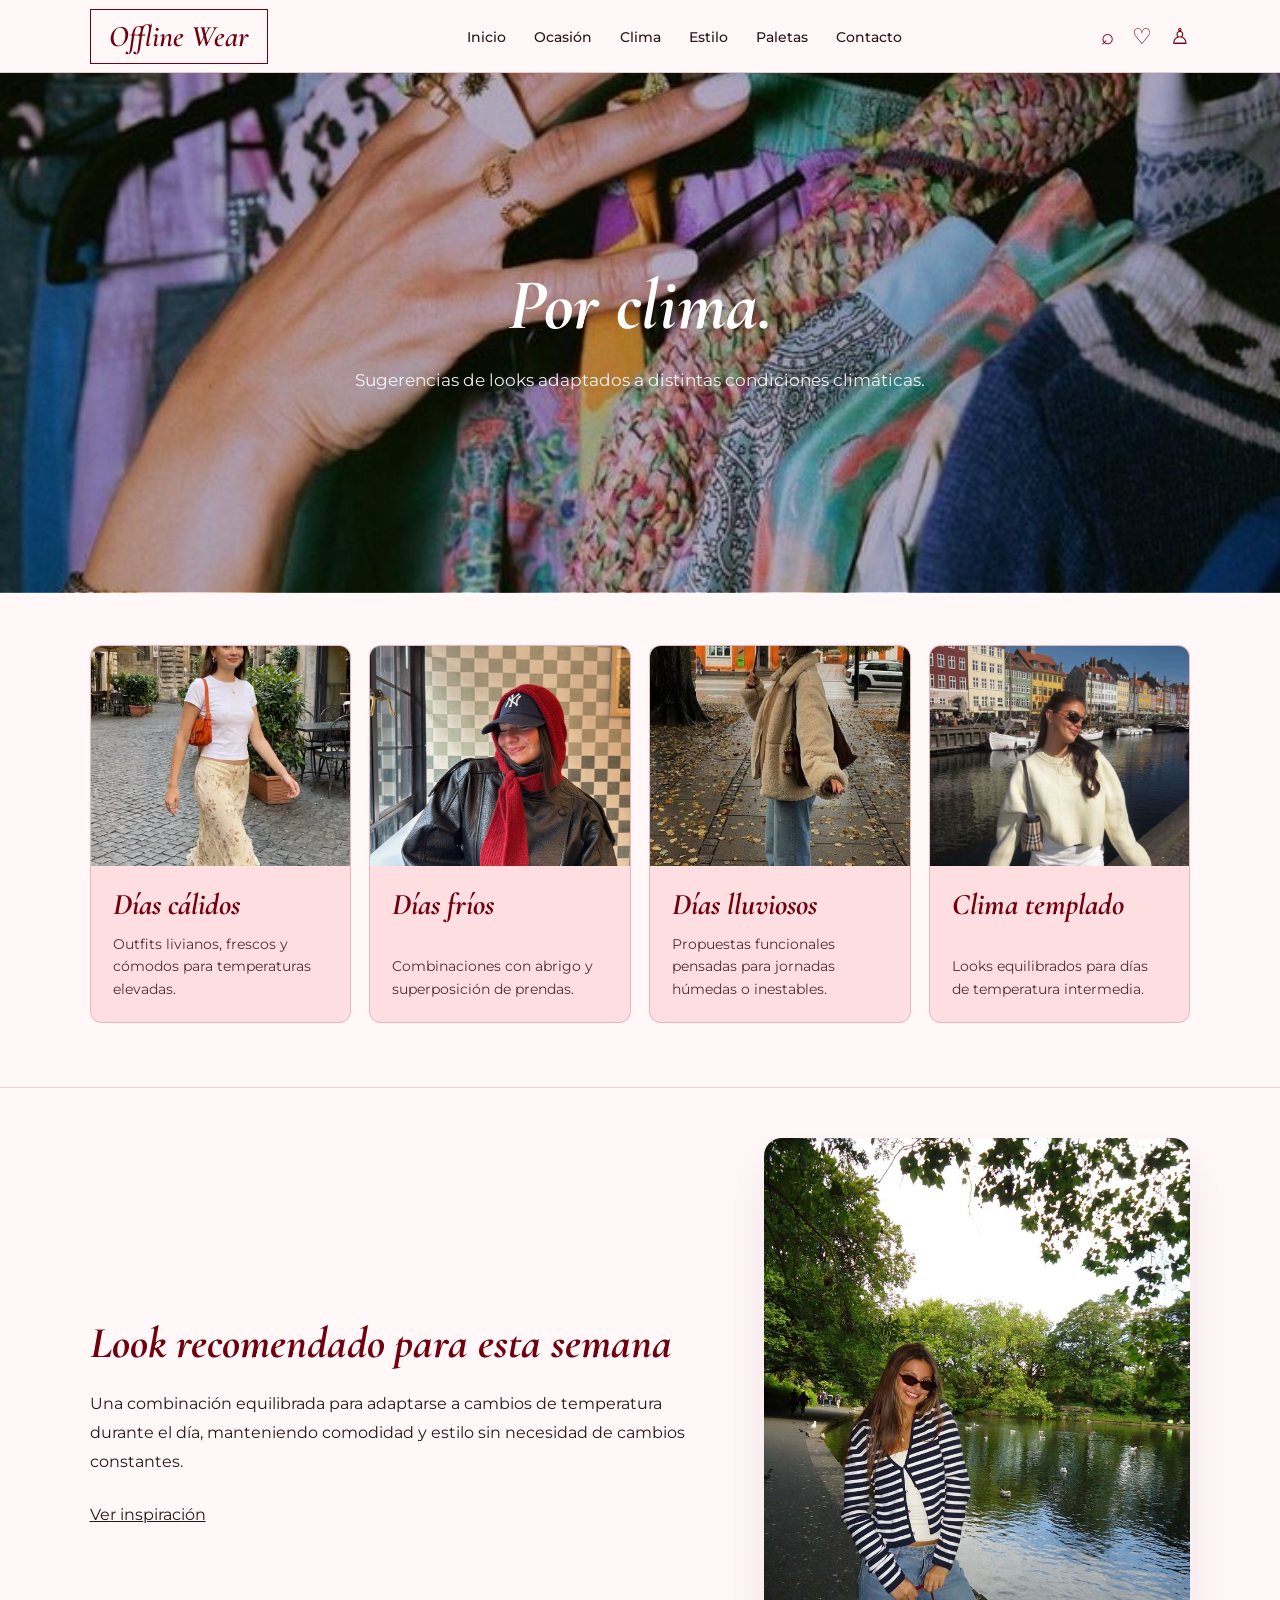
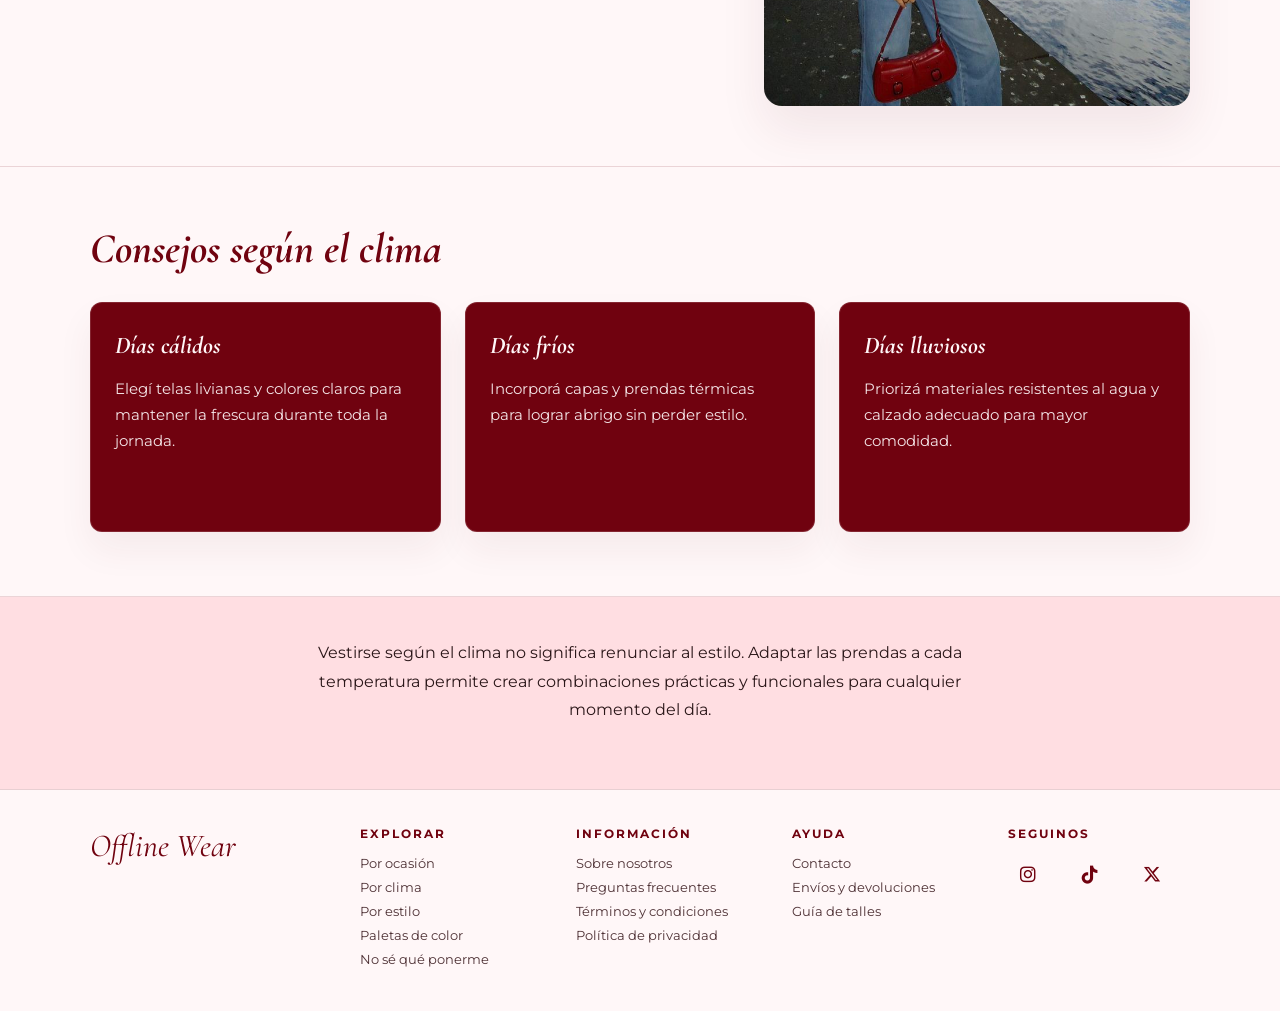
<file: pages/clima.html>
<!DOCTYPE html>
<html lang="es">
<head>
    <meta charset="UTF-8">
    <meta name="viewport" content="width=device-width, initial-scale=1.0">
    <title>Outfits por clima | Offline Wear</title>
    <link rel="stylesheet" href="https://cdnjs.cloudflare.com/ajax/libs/font-awesome/6.4.0/css/all.min.css">
    <link rel="stylesheet" href="../css/estilos-generales.css">
    <link rel="stylesheet" href="../css/clima.css">
</head>

<body>

    <header class="header">
        <div class="nav-principal">
            <div class="logo">Offline Wear</div>

            <nav>
                <ul>
                    <li><a href="../index.html">Inicio</a></li>
                    <li><a href="ocasion.html">Ocasión</a></li>
                    <li><a href="clima.html">Clima</a></li>
                    <li><a href="estilo.html">Estilo</a></li>
                    <li><a href="paletas.html">Paletas</a></li>
                    <li><a href="contacto.html">Contacto</a></li>
                </ul>
            </nav>

            <div class="iconos">
                <span>⌕</span>
                <span>♡</span>
                <span>♙</span>
            </div>
        </div>
    </header>

    <main>
        <section class="pagina-hero">
            <div class="hero-contenido">
                <h1>Por clima.</h1>
                <p>Sugerencias de looks adaptados a distintas condiciones climáticas.</p>
            </div>
        </section>

        <section class="tarjetas-clima">
            <article>
                <div class="card-imagen">
                    <img src="../imagenes/diascalidos.JPG" alt="Días cálidos">
                </div>
                <h2>Días cálidos</h2>
                <p>Outfits livianos, frescos y cómodos para temperaturas elevadas.</p>
            </article>

            <article>
                <div class="card-imagen">
                    <img src="../imagenes/diasfrios.JPG" alt="Días fríos">
                </div>
                <h2>Días fríos</h2>
                <p>Combinaciones con abrigo y superposición de prendas.</p>
            </article>

            <article>
                <div class="card-imagen">
                    <img src="../imagenes/dialluvioso.JPG" alt="Días lluviosos">
                </div>
                <h2>Días lluviosos</h2>
                <p>Propuestas funcionales pensadas para jornadas húmedas o inestables.</p>
            </article>

            <article>
                <div class="card-imagen">
                    <img src="../imagenes/climatemplado.JPG" alt="Clima templado">
                </div>
                <h2>Clima templado</h2>
                <p>Looks equilibrados para días de temperatura intermedia.</p>
            </article>
        </section>

        <section class="look-recomendado">
            <div class="recomendado-contenido">
                <div class="recomendado-texto">
                    <h2>Look recomendado para esta semana</h2>
                    <p>Una combinación equilibrada para adaptarse a cambios de temperatura durante el día, manteniendo comodidad y estilo sin necesidad de cambios constantes.</p>
                    <a href="#" class="boton">Ver inspiración</a>
                </div>
                <div class="recomendado-imagen">
                    <img src="../imagenes/lookdelasemana2.JPG" alt="Look recomendado para esta semana">
                </div>
            </div>
        </section>

        <section class="consejos-clima">
            <h2>Consejos según el clima</h2>
            <div class="grid-consejos-clima">
                <article>
                    <h3>Días cálidos</h3>
                    <p>Elegí telas livianas y colores claros para mantener la frescura durante toda la jornada.</p>
                </article>
                <article>
                    <h3>Días fríos</h3>
                    <p>Incorporá capas y prendas térmicas para lograr abrigo sin perder estilo.</p>
                </article>
                <article>
                    <h3>Días lluviosos</h3>
                    <p>Priorizá materiales resistentes al agua y calzado adecuado para mayor comodidad.</p>
                </article>
            </div>
        </section>

        <section class="frase-clima">
            <p>Vestirse según el clima no significa renunciar al estilo. Adaptar las prendas a cada temperatura permite crear combinaciones prácticas y funcionales para cualquier momento del día.</p>
        </section>
    </main>

    <footer class="footer-completo">
        <div class="footer-logo">Offline Wear</div>

        <div class="footer-columna">
            <h3>Explorar</h3>
            <a href="ocasion.html">Por ocasión</a>
            <a href="clima.html">Por clima</a>
            <a href="estilo.html">Por estilo</a>
            <a href="paletas.html">Paletas de color</a>
            <a href="no-se-que-ponerme.html">No sé qué ponerme</a>
        </div>

        <div class="footer-columna">
            <h3>Información</h3>
            <a href="../index.html#filosofia">Sobre nosotros</a>
            <a href="#">Preguntas frecuentes</a>
            <a href="#">Términos y condiciones</a>
            <a href="#">Política de privacidad</a>
        </div>

        <div class="footer-columna">
            <h3>Ayuda</h3>
            <a href="contacto.html">Contacto</a>
            <a href="#">Envíos y devoluciones</a>
            <a href="#">Guía de talles</a>
        </div>

        <div class="footer-columna">
            <h3>Seguinos</h3>
            <div class="footer-redes">
                <a href="#" title="Instagram" aria-label="Instagram">
                    <i class="fab fa-instagram"></i>
                </a>
                <a href="#" title="TikTok" aria-label="TikTok">
                    <i class="fab fa-tiktok"></i>
                </a>
                <a href="#" title="X (Twitter)" aria-label="X (Twitter)">
                    <i class="fab fa-x-twitter"></i>
                </a>
            </div>
        </div>
    </footer>

</body>
</html>
</file>
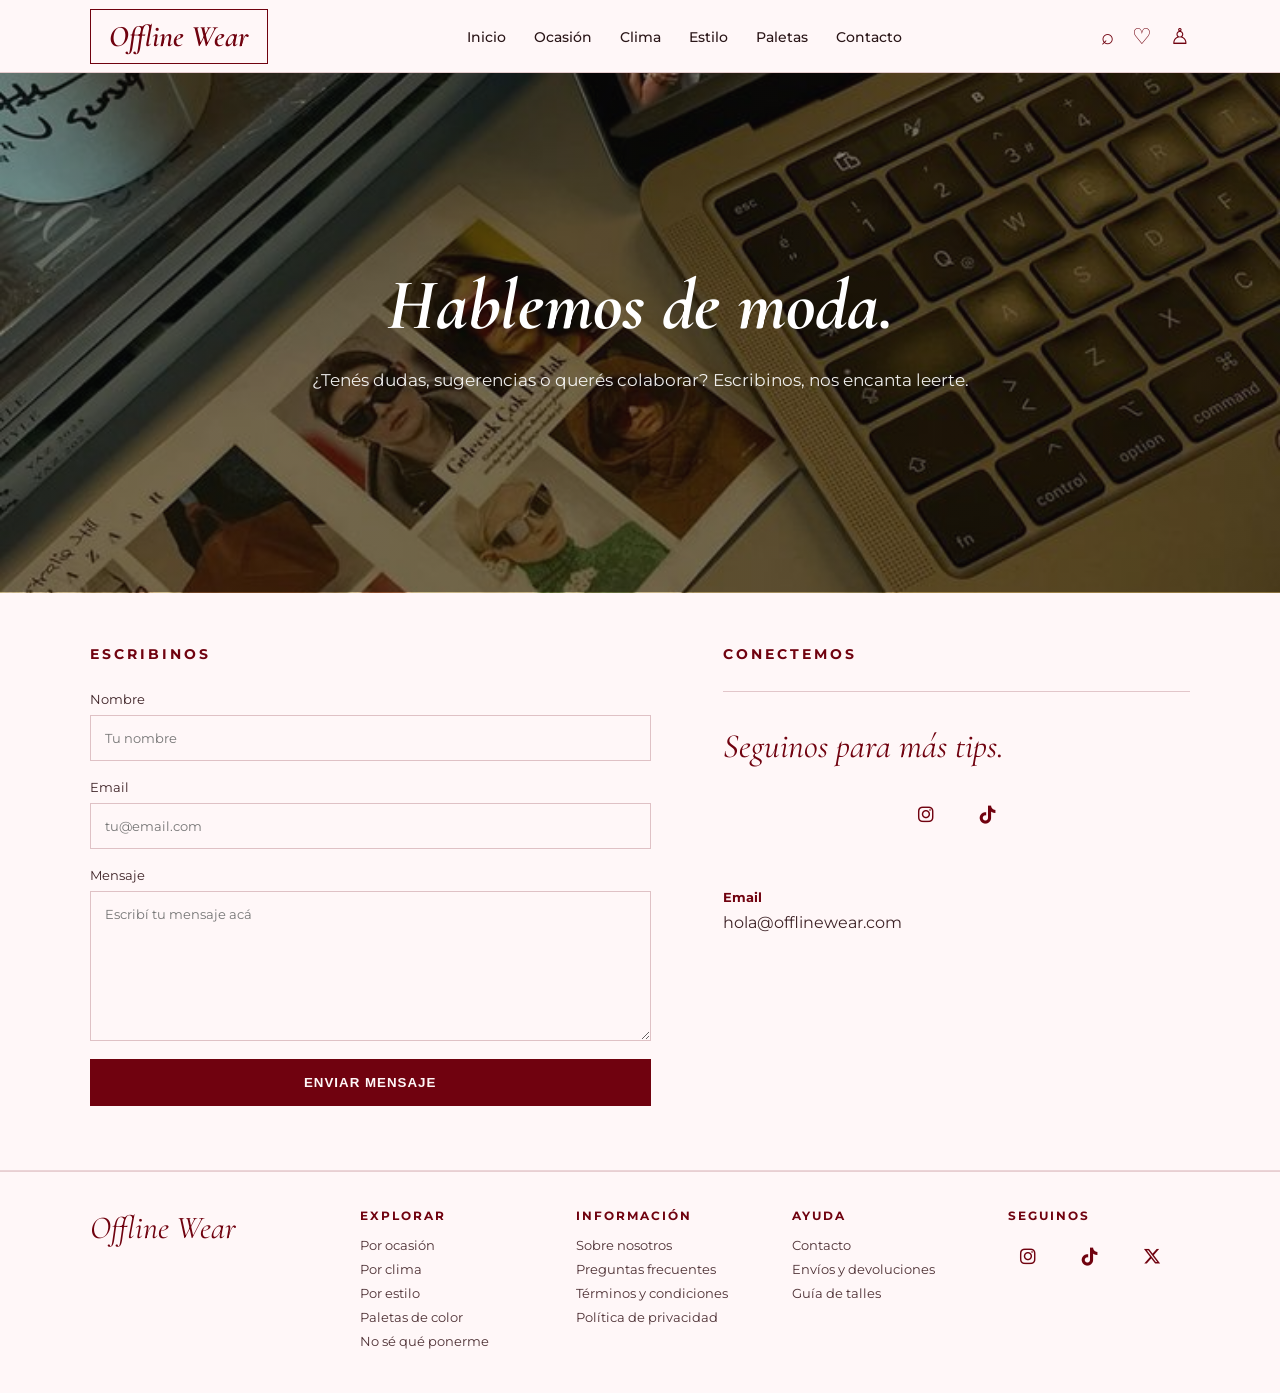
<file: pages/contacto.html>
<!DOCTYPE html>
<html lang="es">
<head>
    <meta charset="UTF-8">
    <meta name="viewport" content="width=device-width, initial-scale=1.0">
    <title>Contacto | Offline Wear</title>
    <link rel="stylesheet" href="https://cdnjs.cloudflare.com/ajax/libs/font-awesome/6.4.0/css/all.min.css">
    <link rel="stylesheet" href="../css/estilos-generales.css">
    <link rel="stylesheet" href="../css/contacto.css">
</head>

<body>

    <header class="header">
        <div class="nav-principal">
            <div class="logo">Offline Wear</div>

            <nav>
                <ul>
                    <li><a href="../index.html">Inicio</a></li>
                    <li><a href="ocasion.html">Ocasión</a></li>
                    <li><a href="clima.html">Clima</a></li>
                    <li><a href="estilo.html">Estilo</a></li>
                    <li><a href="paletas.html">Paletas</a></li>
                    <li><a href="contacto.html">Contacto</a></li>
                </ul>
            </nav>

            <div class="iconos">
                <span>⌕</span>
                <span>♡</span>
                <span>♙</span>
            </div>
        </div>
    </header>

    <main>
        <section class="pagina-hero">
            <div class="hero-contenido">
                <h1>Hablemos de moda.</h1>
                <p>¿Tenés dudas, sugerencias o querés colaborar? Escribinos, nos encanta leerte.</p>
            </div>
        </section>

        <section class="contacto-contenido">
            <div class="contacto-formulario">
                <h2>Escribinos</h2>

                <form>
                    <label for="nombre">Nombre</label>
                    <input type="text" id="nombre" name="nombre" placeholder="Tu nombre">

                    <label for="email">Email</label>
                    <input type="email" id="email" name="email" placeholder="tu@email.com">

                    <label for="mensaje">Mensaje</label>
                    <textarea id="mensaje" name="mensaje" placeholder="Escribí tu mensaje acá"></textarea>

                    <button type="submit">Enviar mensaje</button>
                </form>
            </div>

            <div class="contacto-info">
                <h2>Conectemos</h2>

                <div class="linea"></div>

                <p class="contacto-frase">Seguinos para más tips.</p>

                <div class="redes-contacto">
                    <a href="#" title="Instagram" aria-label="Instagram">
                        <i class="fab fa-instagram"></i>
                    </a>
                    <a href="#" title="TikTok" aria-label="TikTok">
                        <i class="fab fa-tiktok"></i>
                    </a>
                </div>

                <div class="email-contacto">
                    <h3>Email</h3>
                    <p>hola@offlinewear.com</p>
                </div>
            </div>
        </section>
    </main>

    <footer class="footer-completo">
        <div class="footer-logo">Offline Wear</div>

        <div class="footer-columna">
            <h3>Explorar</h3>
            <a href="ocasion.html">Por ocasión</a>
            <a href="clima.html">Por clima</a>
            <a href="estilo.html">Por estilo</a>
            <a href="paletas.html">Paletas de color</a>
            <a href="no-se-que-ponerme.html">No sé qué ponerme</a>
        </div>

        <div class="footer-columna">
            <h3>Información</h3>
            <a href="../index.html#filosofia">Sobre nosotros</a>
            <a href="#">Preguntas frecuentes</a>
            <a href="#">Términos y condiciones</a>
            <a href="#">Política de privacidad</a>
        </div>

        <div class="footer-columna">
            <h3>Ayuda</h3>
            <a href="contacto.html">Contacto</a>
            <a href="#">Envíos y devoluciones</a>
            <a href="#">Guía de talles</a>
        </div>

        <div class="footer-columna">
            <h3>Seguinos</h3>
            <div class="footer-redes">
                <a href="#" title="Instagram" aria-label="Instagram">
                    <i class="fab fa-instagram"></i>
                </a>
                <a href="#" title="TikTok" aria-label="TikTok">
                    <i class="fab fa-tiktok"></i>
                </a>
                <a href="#" title="X (Twitter)" aria-label="X (Twitter)">
                    <i class="fab fa-x-twitter"></i>
                </a>
            </div>
        </div>
            </div>
        </div>
    </footer>

</body>
</html>
</file>
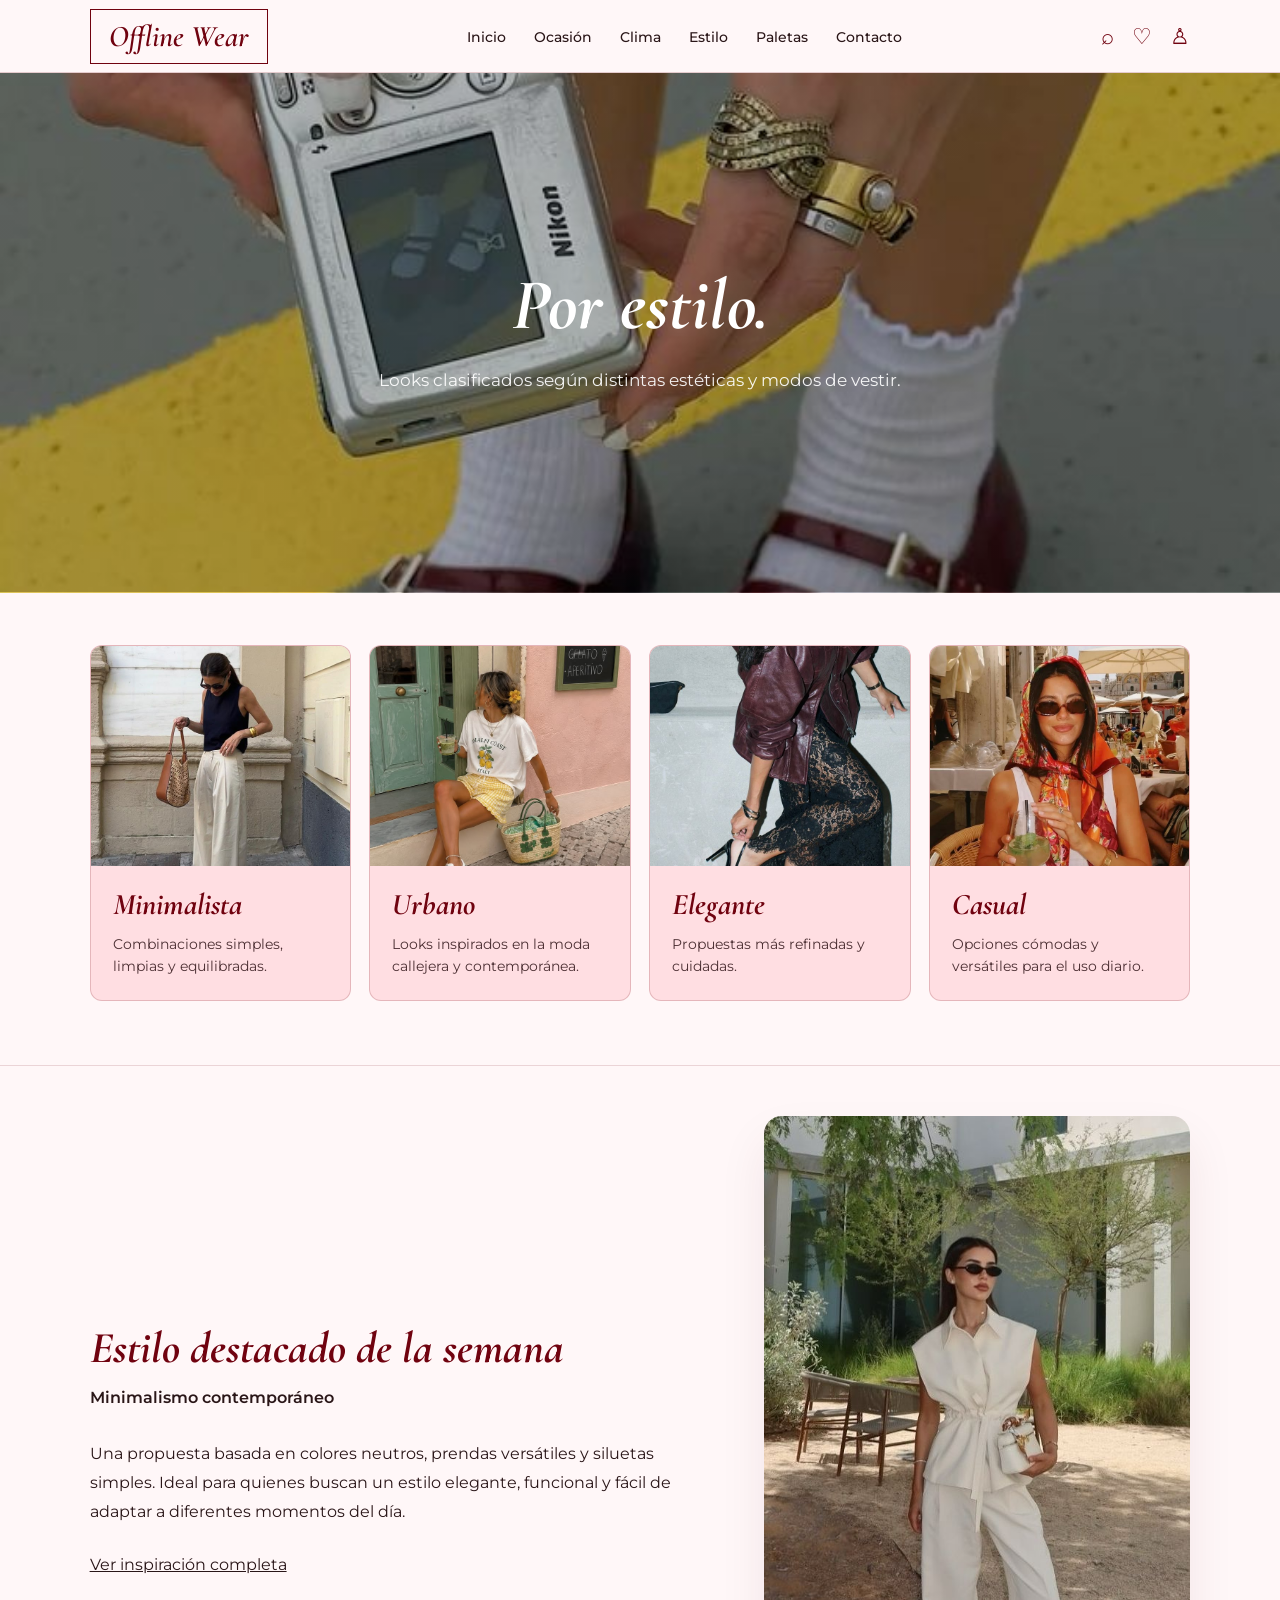
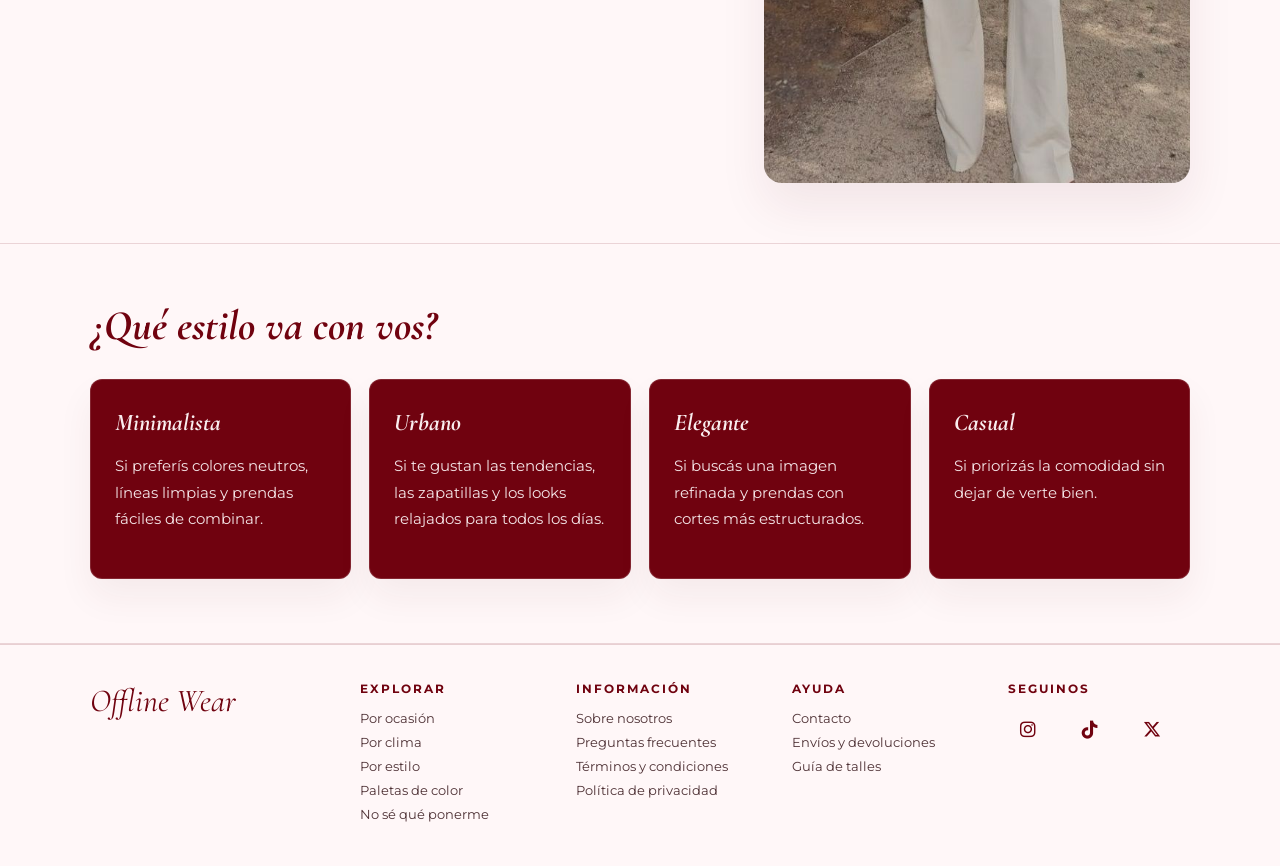
<file: pages/estilo.html>
<!DOCTYPE html>
<html lang="es">
<head>
    <meta charset="UTF-8">
    <meta name="viewport" content="width=device-width, initial-scale=1.0">
    <title>Outfits por estilo | Offline Wear</title>
    <link rel="stylesheet" href="https://cdnjs.cloudflare.com/ajax/libs/font-awesome/6.4.0/css/all.min.css">
    <link rel="stylesheet" href="../css/estilos-generales.css">
    <link rel="stylesheet" href="../css/estilo.css">
</head>

<body>

    <header class="header">
        <div class="nav-principal">
            <div class="logo">Offline Wear</div>

            <nav>
                <ul>
                    <li><a href="../index.html">Inicio</a></li>
                    <li><a href="ocasion.html">Ocasión</a></li>
                    <li><a href="clima.html">Clima</a></li>
                    <li><a href="estilo.html">Estilo</a></li>
                    <li><a href="paletas.html">Paletas</a></li>
                    <li><a href="contacto.html">Contacto</a></li>
                </ul>
            </nav>

            <div class="iconos">
                <span>⌕</span>
                <span>♡</span>
                <span>♙</span>
            </div>
        </div>
    </header>

    <main>
        <section class="pagina-hero">
            <div class="hero-contenido">
                <h1>Por estilo.</h1>
                <p>Looks clasificados según distintas estéticas y modos de vestir.</p>
            </div>
        </section>

        <section class="tarjetas-estilo">
            <article>
                <div class="card-imagen">
                    <img src="../imagenes/minimalista2.JPG" alt="Minimalista">
                </div>
                <h2>Minimalista</h2>
                <p>Combinaciones simples, limpias y equilibradas.</p>
            </article>

            <article>
                <div class="card-imagen">
                    <img src="../imagenes/urbano.JPG" alt="Urbano">
                </div>
                <h2>Urbano</h2>
                <p>Looks inspirados en la moda callejera y contemporánea.</p>
            </article>

            <article>
                <div class="card-imagen">
                    <img src="../imagenes/elegante.JPG" alt="Elegante">
                </div>
                <h2>Elegante</h2>
                <p>Propuestas más refinadas y cuidadas.</p>
            </article>

            <article>
                <div class="card-imagen">
                    <img src="../imagenes/casual2.JPG" alt="Casual">
                </div>
                <h2>Casual</h2>
                <p>Opciones cómodas y versátiles para el uso diario.</p>
            </article>
        </section>

        <section class="destacado-estilo">
            <div class="destacado-contenido">
                <div class="destacado-texto">
                    <h2>Estilo destacado de la semana</h2>
                    <p class="subtitulo-destacado">Minimalismo contemporáneo</p>
                    <p>Una propuesta basada en colores neutros, prendas versátiles y siluetas simples. Ideal para quienes buscan un estilo elegante, funcional y fácil de adaptar a diferentes momentos del día.</p>
                    <a href="#" class="boton">Ver inspiración completa</a>
                </div>
                <div class="destacado-imagen">
                    <img src="../imagenes/estilodestacado.JPG" alt="Estilo destacado de la semana">
                </div>
            </div>
        </section>

        <section class="que-estilo">
            <h2>¿Qué estilo va con vos?</h2>
            <div class="grid-que-estilo">
                <article>
                    <h3>Minimalista</h3>
                    <p>Si preferís colores neutros, líneas limpias y prendas fáciles de combinar.</p>
                </article>
                <article>
                    <h3>Urbano</h3>
                    <p>Si te gustan las tendencias, las zapatillas y los looks relajados para todos los días.</p>
                </article>
                <article>
                    <h3>Elegante</h3>
                    <p>Si buscás una imagen refinada y prendas con cortes más estructurados.</p>
                </article>
                <article>
                    <h3>Casual</h3>
                    <p>Si priorizás la comodidad sin dejar de verte bien.</p>
                </article>
            </div>
        </section>
    </main>

    <footer class="footer-completo">
        <div class="footer-logo">Offline Wear</div>

        <div class="footer-columna">
            <h3>Explorar</h3>
            <a href="ocasion.html">Por ocasión</a>
            <a href="clima.html">Por clima</a>
            <a href="estilo.html">Por estilo</a>
            <a href="paletas.html">Paletas de color</a>
            <a href="no-se-que-ponerme.html">No sé qué ponerme</a>
        </div>

        <div class="footer-columna">
            <h3>Información</h3>
            <a href="../index.html#filosofia">Sobre nosotros</a>
            <a href="#">Preguntas frecuentes</a>
            <a href="#">Términos y condiciones</a>
            <a href="#">Política de privacidad</a>
        </div>

        <div class="footer-columna">
            <h3>Ayuda</h3>
            <a href="contacto.html">Contacto</a>
            <a href="#">Envíos y devoluciones</a>
            <a href="#">Guía de talles</a>
        </div>

        <div class="footer-columna">
            <h3>Seguinos</h3>
            <div class="footer-redes">
                <a href="#" title="Instagram" aria-label="Instagram">
                    <i class="fab fa-instagram"></i>
                </a>
                <a href="#" title="TikTok" aria-label="TikTok">
                    <i class="fab fa-tiktok"></i>
                </a>
                <a href="#" title="X (Twitter)" aria-label="X (Twitter)">
                    <i class="fab fa-x-twitter"></i>
                </a>
            </div>
        </div>
            </div>
        </div>
    </footer>

</body>
</html>
</file>
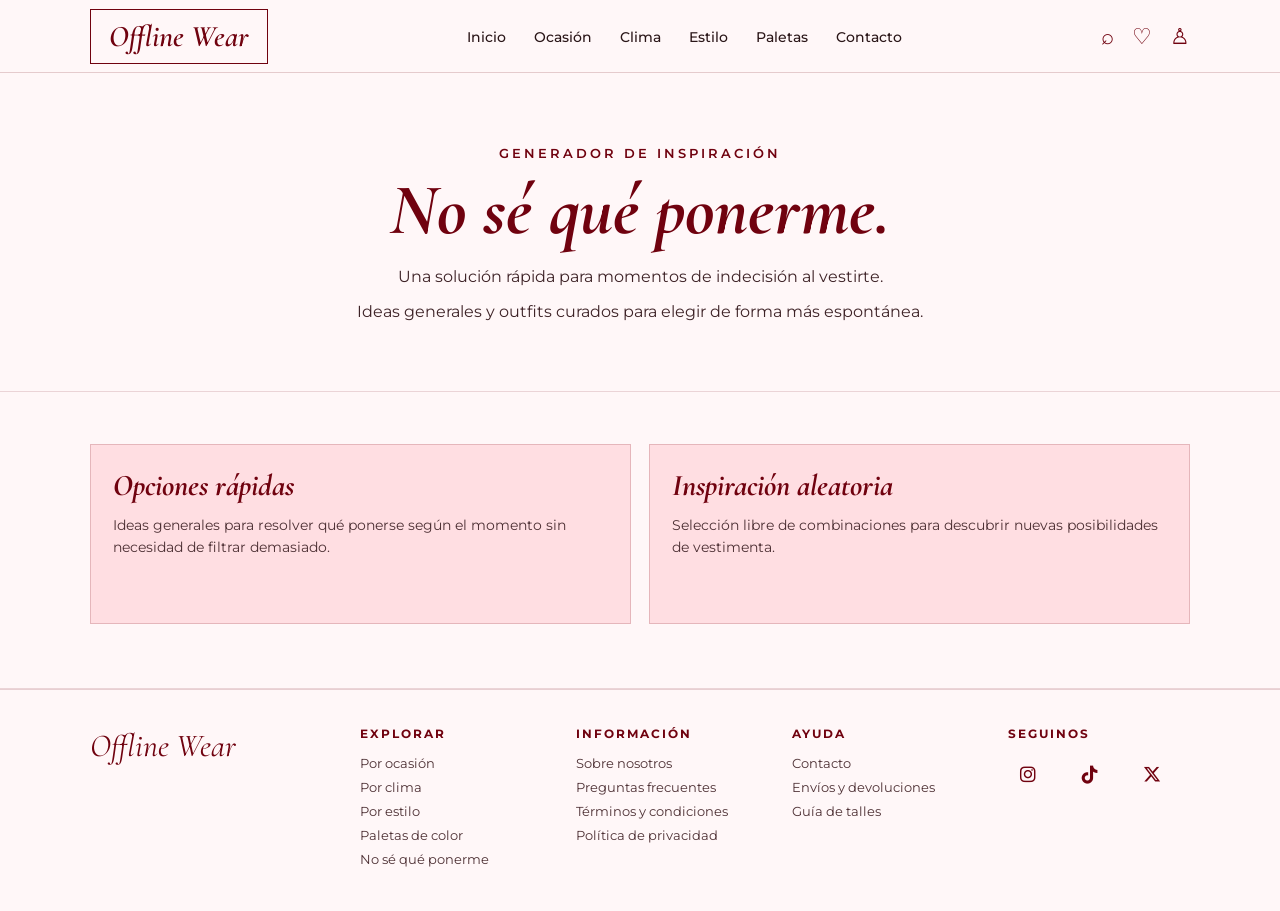
<file: pages/no-se-que-ponerme.html>
<!DOCTYPE html>
<html lang="es">
<head>
    <meta charset="UTF-8">
    <meta name="viewport" content="width=device-width, initial-scale=1.0">
    <title>No sé qué ponerme | Offline Wear</title>
    <link rel="stylesheet" href="https://cdnjs.cloudflare.com/ajax/libs/font-awesome/6.4.0/css/all.min.css">
    <link rel="stylesheet" href="../css/estilos-generales.css">
    <link rel="stylesheet" href="../css/no-se-que-ponerme.css">
</head>

<body>

    <header class="header">
        <div class="nav-principal">
            <div class="logo">Offline Wear</div>

            <nav>
                <ul>
                    <li><a href="../index.html">Inicio</a></li>
                    <li><a href="ocasion.html">Ocasión</a></li>
                    <li><a href="clima.html">Clima</a></li>
                    <li><a href="estilo.html">Estilo</a></li>
                    <li><a href="paletas.html">Paletas</a></li>
                    <li><a href="contacto.html">Contacto</a></li>
                </ul>
            </nav>

            <div class="iconos">
                <span>⌕</span>
                <span>♡</span>
                <span>♙</span>
            </div>
        </div>
    </header>

    <main>
        <section class="pagina-hero">
            <p class="subtitulo">Generador de inspiración</p>
            <h1>No sé qué ponerme.</h1>
            <p>Una solución rápida para momentos de indecisión al vestirte.</p>
            <p>Ideas generales y outfits curados para elegir de forma más espontánea.</p>
        </section>

        <section class="tarjetas-generador">
            <article>
                <h2>Opciones rápidas</h2>
                <p>Ideas generales para resolver qué ponerse según el momento sin necesidad de filtrar demasiado.</p>
            </article>

            <article>
                <h2>Inspiración aleatoria</h2>
                <p>Selección libre de combinaciones para descubrir nuevas posibilidades de vestimenta.</p>
            </article>
        </section>
    </main>

    <footer class="footer-completo">
        <div class="footer-logo">Offline Wear</div>

        <div class="footer-columna">
            <h3>Explorar</h3>
            <a href="ocasion.html">Por ocasión</a>
            <a href="clima.html">Por clima</a>
            <a href="estilo.html">Por estilo</a>
            <a href="paletas.html">Paletas de color</a>
            <a href="no-se-que-ponerme.html">No sé qué ponerme</a>
        </div>

        <div class="footer-columna">
            <h3>Información</h3>
            <a href="../index.html#filosofia">Sobre nosotros</a>
            <a href="#">Preguntas frecuentes</a>
            <a href="#">Términos y condiciones</a>
            <a href="#">Política de privacidad</a>
        </div>

        <div class="footer-columna">
            <h3>Ayuda</h3>
            <a href="contacto.html">Contacto</a>
            <a href="#">Envíos y devoluciones</a>
            <a href="#">Guía de talles</a>
        </div>

        <div class="footer-columna">
            <h3>Seguinos</h3>
            <div class="footer-redes">
                <a href="#" title="Instagram" aria-label="Instagram">
                    <i class="fab fa-instagram"></i>
                </a>
                <a href="#" title="TikTok" aria-label="TikTok">
                    <i class="fab fa-tiktok"></i>
                </a>
                <a href="#" title="X (Twitter)" aria-label="X (Twitter)">
                    <i class="fab fa-x-twitter"></i>
                </a>
            </div>
        </div>
            </div>
        </div>
    </footer>

</body>
</html>
</file>
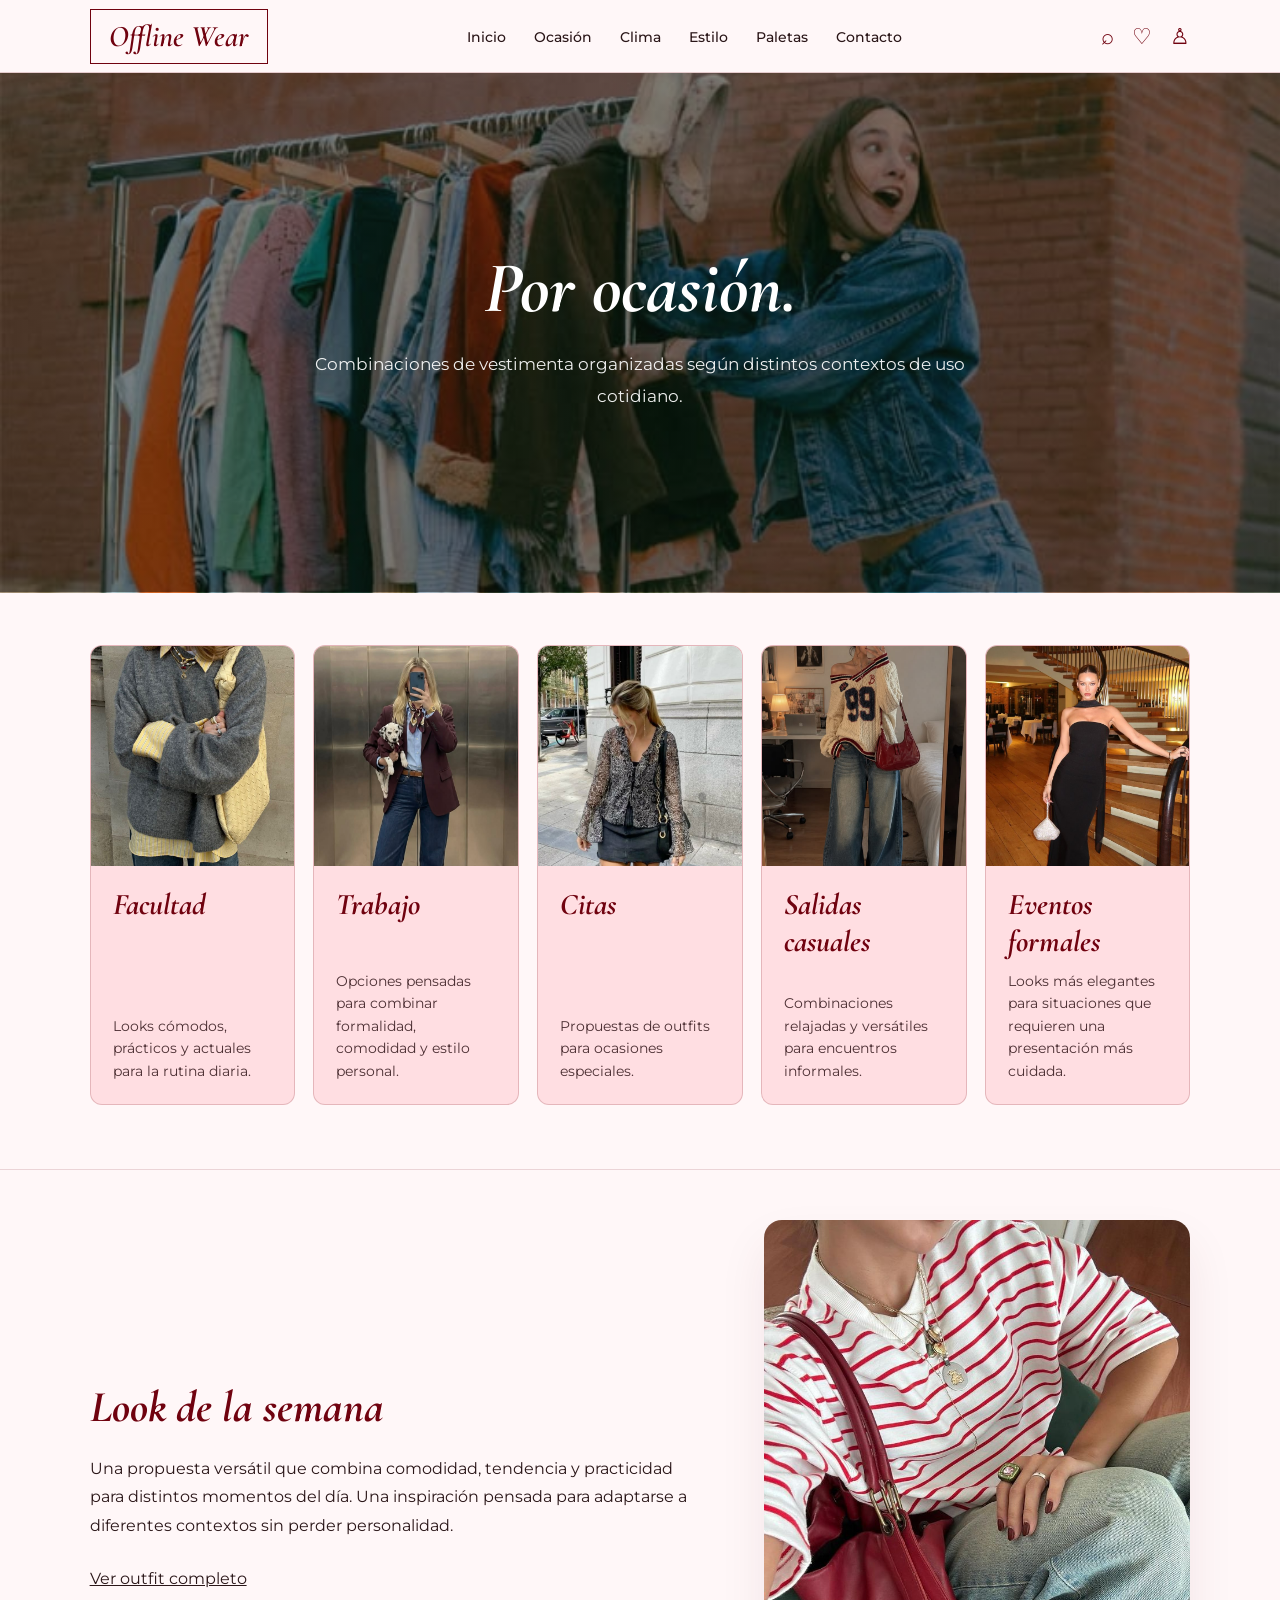
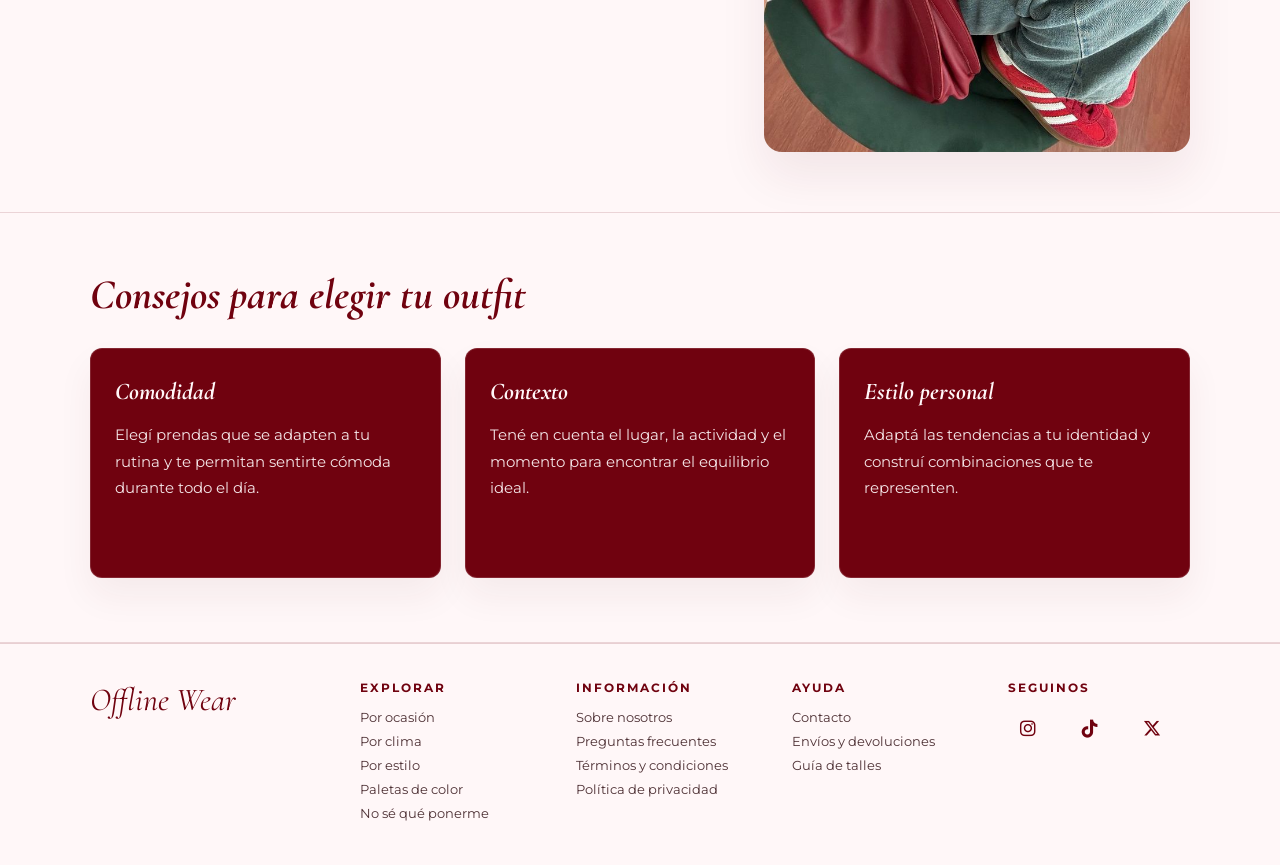
<file: pages/ocasion.html>
<!DOCTYPE html>
<html lang="es">
<head>
    <meta charset="UTF-8">
    <meta name="viewport" content="width=device-width, initial-scale=1.0">
    <title>Outfits por ocasión | Offline Wear</title>
    <link rel="stylesheet" href="https://cdnjs.cloudflare.com/ajax/libs/font-awesome/6.4.0/css/all.min.css">
    <link rel="stylesheet" href="../css/estilos-generales.css">
    <link rel="stylesheet" href="../css/ocasion.css">
</head>

<body>

    <header class="header">
        <div class="nav-principal">
            <div class="logo">Offline Wear</div>

            <nav>
                <ul>
                    <li><a href="../index.html">Inicio</a></li>
                    <li><a href="ocasion.html">Ocasión</a></li>
                    <li><a href="clima.html">Clima</a></li>
                    <li><a href="estilo.html">Estilo</a></li>
                    <li><a href="paletas.html">Paletas</a></li>
                    <li><a href="contacto.html">Contacto</a></li>
                </ul>
            </nav>

            <div class="iconos">
                <span>⌕</span>
                <span>♡</span>
                <span>♙</span>
            </div>
        </div>
    </header>

    <main>
        <section class="pagina-hero">
            <div class="hero-contenido">
                <h1>Por ocasión.</h1>
                <p>Combinaciones de vestimenta organizadas según distintos contextos de uso cotidiano.</p>
            </div>
        </section>

        <section class="tarjetas-ocasion">
            <article>
                <div class="card-imagen">
                    <img src="../imagenes/facultad.JPG" alt="Facultad">
                </div>
                <h2>Facultad</h2>
                <p>Looks cómodos, prácticos y actuales para la rutina diaria.</p>
            </article>

            <article>
                <div class="card-imagen">
                    <img src="../imagenes/trabajo.JPG" alt="Trabajo">
                </div>
                <h2>Trabajo</h2>
                <p>Opciones pensadas para combinar formalidad, comodidad y estilo personal.</p>
            </article>

            <article>
                <div class="card-imagen">
                    <img src="../imagenes/citas.JPG" alt="Citas">
                </div>
                <h2>Citas</h2>
                <p>Propuestas de outfits para ocasiones especiales.</p>
            </article>

            <article>
                <div class="card-imagen">
                    <img src="../imagenes/salidascasuales.JPG" alt="Salidas casuales">
                </div>
                <h2>Salidas casuales</h2>
                <p>Combinaciones relajadas y versátiles para encuentros informales.</p>
            </article>

            <article>
                <div class="card-imagen">
                    <img src="../imagenes/eventosformales.JPG" alt="Eventos formales">
                </div>
                <h2>Eventos formales</h2>
                <p>Looks más elegantes para situaciones que requieren una presentación más cuidada.</p>
            </article>
        </section>

        <section class="inspiracion-destacada">
            <div class="inspiracion-contenido">
                <div class="destacada-texto">
                    <h2>Look de la semana</h2>
                    <p>Una propuesta versátil que combina comodidad, tendencia y practicidad para distintos momentos del día. Una inspiración pensada para adaptarse a diferentes contextos sin perder personalidad.</p>
                    <a href="#" class="boton">Ver outfit completo</a>
                </div>
                <div class="destacada-imagen">
                    <img src="../imagenes/lookdelasemana.JPG" alt="Look de la semana">
                </div>
            </div>
        </section>

        <section class="consejos-outfit">
            <h2>Consejos para elegir tu outfit</h2>
            <div class="grid-consejos">
                <article>
                    <h3>Comodidad</h3>
                    <p>Elegí prendas que se adapten a tu rutina y te permitan sentirte cómoda durante todo el día.</p>
                </article>
                <article>
                    <h3>Contexto</h3>
                    <p>Tené en cuenta el lugar, la actividad y el momento para encontrar el equilibrio ideal.</p>
                </article>
                <article>
                    <h3>Estilo personal</h3>
                    <p>Adaptá las tendencias a tu identidad y construí combinaciones que te representen.</p>
                </article>
            </div>
        </section>
    </main>

    <footer class="footer-completo">
        <div class="footer-logo">Offline Wear</div>

        <div class="footer-columna">
            <h3>Explorar</h3>
            <a href="ocasion.html">Por ocasión</a>
            <a href="clima.html">Por clima</a>
            <a href="estilo.html">Por estilo</a>
            <a href="paletas.html">Paletas de color</a>
            <a href="no-se-que-ponerme.html">No sé qué ponerme</a>
        </div>

        <div class="footer-columna">
            <h3>Información</h3>
            <a href="../index.html#filosofia">Sobre nosotros</a>
            <a href="#">Preguntas frecuentes</a>
            <a href="#">Términos y condiciones</a>
            <a href="#">Política de privacidad</a>
        </div>

        <div class="footer-columna">
            <h3>Ayuda</h3>
            <a href="contacto.html">Contacto</a>
            <a href="#">Envíos y devoluciones</a>
            <a href="#">Guía de talles</a>
        </div>

        <div class="footer-columna">
            <h3>Seguinos</h3>
            <div class="footer-redes">
                <a href="#" title="Instagram" aria-label="Instagram">
                    <i class="fab fa-instagram"></i>
                </a>
                <a href="#" title="TikTok" aria-label="TikTok">
                    <i class="fab fa-tiktok"></i>
                </a>
                <a href="#" title="X (Twitter)" aria-label="X (Twitter)">
                    <i class="fab fa-x-twitter"></i>
                </a>
            </div>
        </div>
            </div>
        </div>
    </footer>

</body>
</html>
</file>
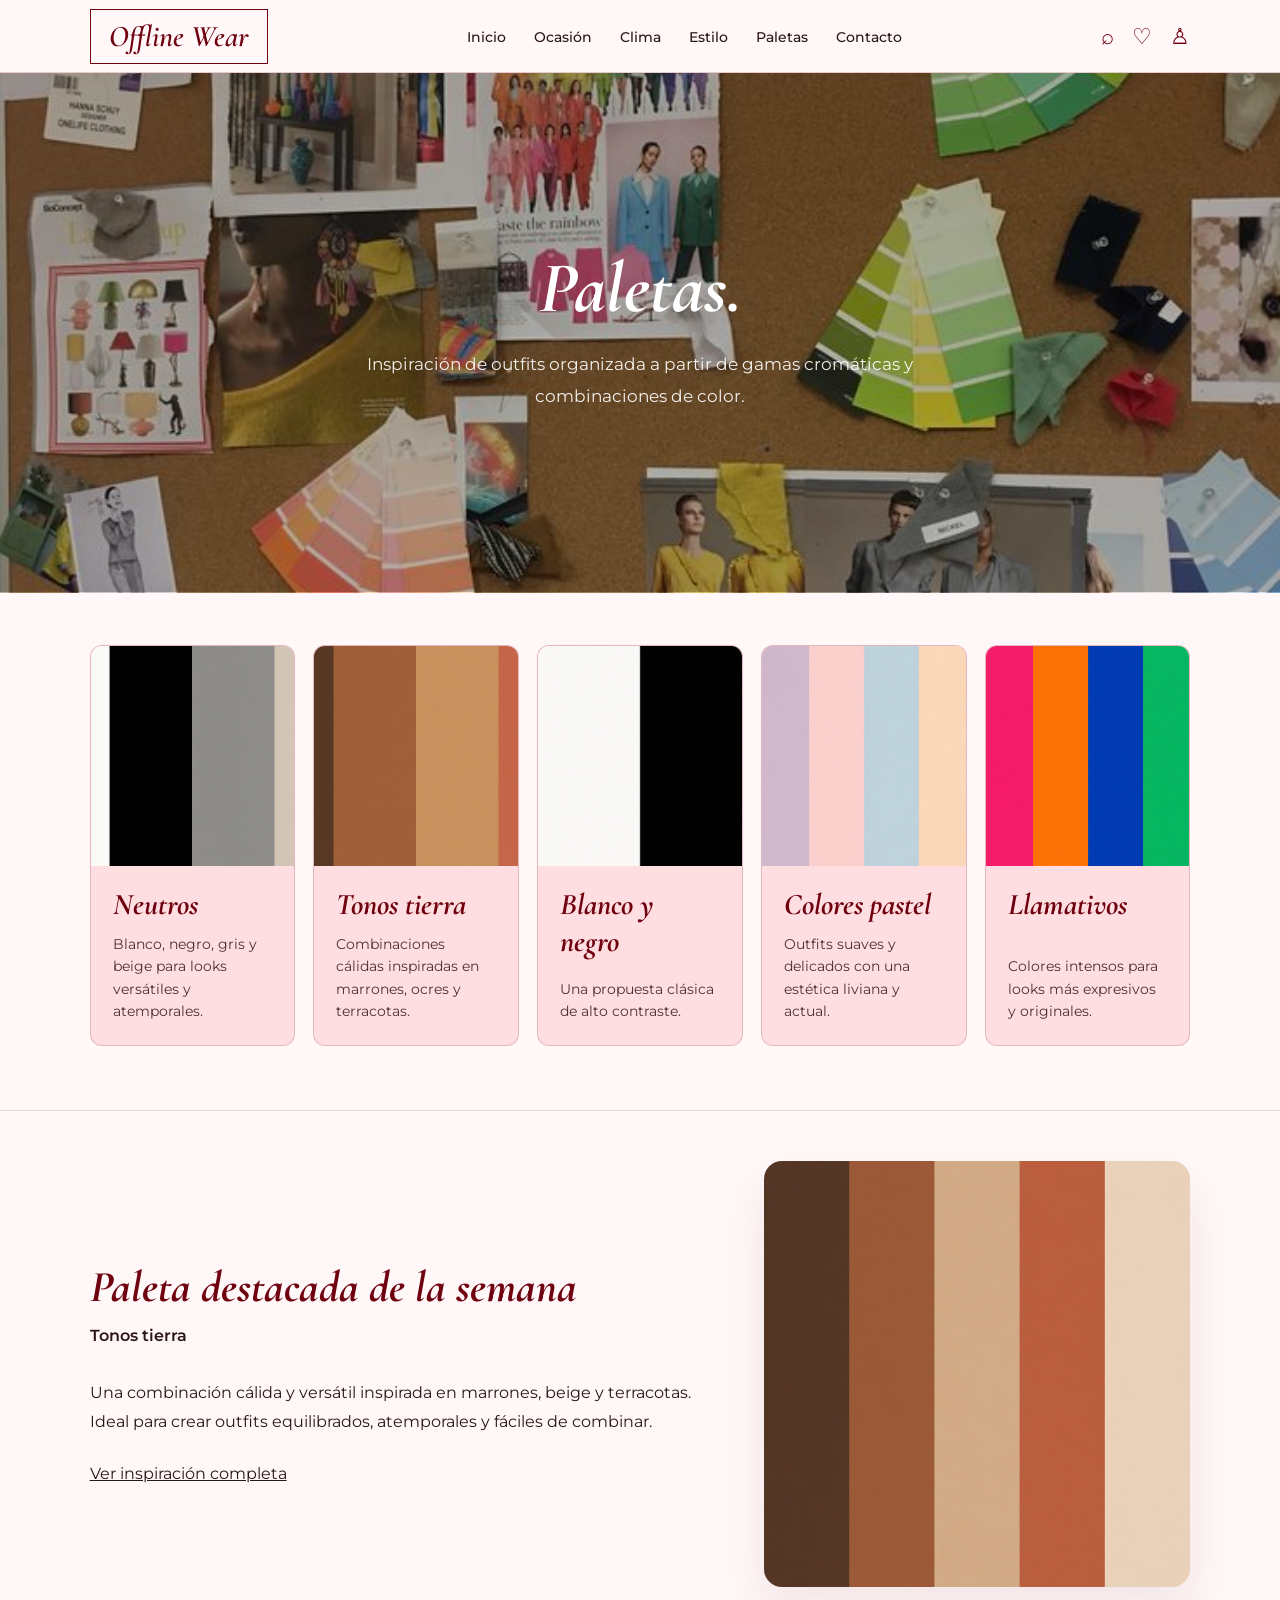
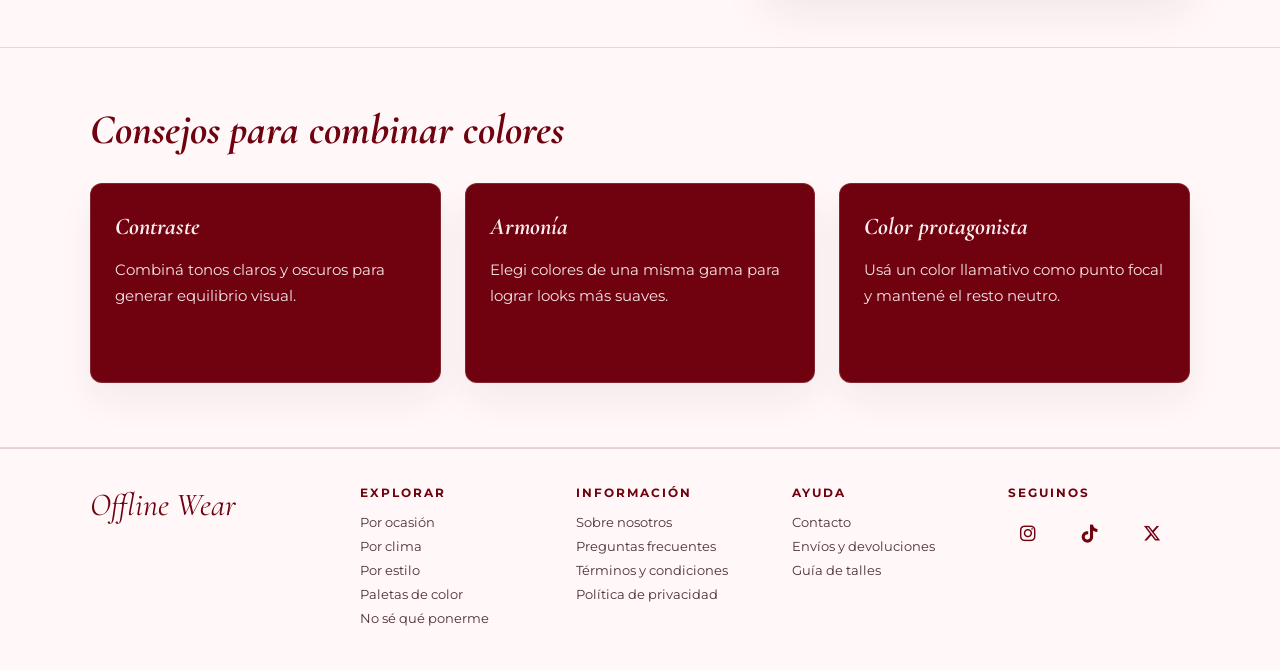
<file: pages/paletas.html>
<!DOCTYPE html>
<html lang="es">
<head>
    <meta charset="UTF-8">
    <meta name="viewport" content="width=device-width, initial-scale=1.0">
    <title>Paletas de color | Offline Wear</title>
    <link rel="stylesheet" href="https://cdnjs.cloudflare.com/ajax/libs/font-awesome/6.4.0/css/all.min.css">
    <link rel="stylesheet" href="../css/estilos-generales.css">
    <link rel="stylesheet" href="../css/paletas.css">
</head>

<body>

    <header class="header">
        <div class="nav-principal">
            <div class="logo">Offline Wear</div>

            <nav>
                <ul>
                    <li><a href="../index.html">Inicio</a></li>
                    <li><a href="ocasion.html">Ocasión</a></li>
                    <li><a href="clima.html">Clima</a></li>
                    <li><a href="estilo.html">Estilo</a></li>
                    <li><a href="paletas.html">Paletas</a></li>
                    <li><a href="contacto.html">Contacto</a></li>
                </ul>
            </nav>

            <div class="iconos">
                <span>⌕</span>
                <span>♡</span>
                <span>♙</span>
            </div>
        </div>
    </header>

    <main>
        <section class="pagina-hero">
            <div class="hero-contenido">
                <h1>Paletas.</h1>
                <p>Inspiración de outfits organizada a partir de gamas cromáticas y combinaciones de color.</p>
            </div>
        </section>

        <section class="tarjetas-paletas">
            <article>
                <div class="card-imagen">
                    <img src="../imagenes/imagenes/neutros.JPG" alt="Neutros">
                </div>
                <h2>Neutros</h2>
                <p>Blanco, negro, gris y beige para looks versátiles y atemporales.</p>
            </article>

            <article>
                <div class="card-imagen">
                    <img src="../imagenes/imagenes/tonostierra.JPG" alt="Tonos tierra">
                </div>
                <h2>Tonos tierra</h2>
                <p>Combinaciones cálidas inspiradas en marrones, ocres y terracotas.</p>
            </article>

            <article>
                <div class="card-imagen">
                    <img src="../imagenes/imagenes/blancoynegro.JPG" alt="Blanco y negro">
                </div>
                <h2>Blanco y negro</h2>
                <p>Una propuesta clásica de alto contraste.</p>
            </article>

            <article>
                <div class="card-imagen">
                    <img src="../imagenes/imagenes/pastel.JPG" alt="Colores pastel">
                </div>
                <h2>Colores pastel</h2>
                <p>Outfits suaves y delicados con una estética liviana y actual.</p>
            </article>

            <article>
                <div class="card-imagen">
                    <img src="../imagenes/imagenes/llamativos.JPG" alt="Llamativos">
                </div>
                <h2>Llamativos</h2>
                <p>Colores intensos para looks más expresivos y originales.</p>
            </article>
        </section>

        <section class="paleta-destacada">
            <div class="paleta-contenido">
                <div class="paleta-texto">
                    <h2>Paleta destacada de la semana</h2>
                    <p class="subtitulo-paleta">Tonos tierra</p>
                    <p>Una combinación cálida y versátil inspirada en marrones, beige y terracotas. Ideal para crear outfits equilibrados, atemporales y fáciles de combinar.</p>
                    <a href="#" class="boton">Ver inspiración completa</a>
                </div>
                <div class="paleta-imagen">
                    <img src="../imagenes/paletadestacada.PNG" alt="Paleta destacada de la semana">
                </div>
            </div>
        </section>

        <section class="consejos-paletas">
            <h2>Consejos para combinar colores</h2>
            <div class="grid-consejos-paletas">
                <article>
                    <h3>Contraste</h3>
                    <p>Combiná tonos claros y oscuros para generar equilibrio visual.</p>
                </article>
                <article>
                    <h3>Armonía</h3>
                    <p>Elegi colores de una misma gama para lograr looks más suaves.</p>
                </article>
                <article>
                    <h3>Color protagonista</h3>
                    <p>Usá un color llamativo como punto focal y mantené el resto neutro.</p>
                </article>
            </div>
        </section>
    </main>

    <footer class="footer-completo">
        <div class="footer-logo">Offline Wear</div>

        <div class="footer-columna">
            <h3>Explorar</h3>
            <a href="ocasion.html">Por ocasión</a>
            <a href="clima.html">Por clima</a>
            <a href="estilo.html">Por estilo</a>
            <a href="paletas.html">Paletas de color</a>
            <a href="no-se-que-ponerme.html">No sé qué ponerme</a>
        </div>

        <div class="footer-columna">
            <h3>Información</h3>
            <a href="../index.html#filosofia">Sobre nosotros</a>
            <a href="#">Preguntas frecuentes</a>
            <a href="#">Términos y condiciones</a>
            <a href="#">Política de privacidad</a>
        </div>

        <div class="footer-columna">
            <h3>Ayuda</h3>
            <a href="contacto.html">Contacto</a>
            <a href="#">Envíos y devoluciones</a>
            <a href="#">Guía de talles</a>
        </div>

        <div class="footer-columna">
            <h3>Seguinos</h3>
            <div class="footer-redes">
                <a href="#" title="Instagram" aria-label="Instagram">
                    <i class="fab fa-instagram"></i>
                </a>
                <a href="#" title="TikTok" aria-label="TikTok">
                    <i class="fab fa-tiktok"></i>
                </a>
                <a href="#" title="X (Twitter)" aria-label="X (Twitter)">
                    <i class="fab fa-x-twitter"></i>
                </a>
            </div>
        </div>
            </div>
        </div>
    </footer>

</body>
</html>
</file>
<file: css/estilos-generales.css>
@import url('https://fonts.googleapis.com/css2?family=Cormorant+Garamond:ital,wght@0,400;0,600;1,500;1,600&family=Montserrat:wght@300;400;500;600;700&display=swap');

:root {
    --rosewood: #70020f;
    --misty-rose: #ffdee2;
    --blush: #fff7f8;
    --text-dark: #2a1618;
    --text-soft: #4d3034;
    --border: rgba(112, 2, 15, 0.18);
    --border-soft: rgba(112, 2, 15, 0.14);
}

* {
    margin: 0;
    padding: 0;
    box-sizing: border-box;
}

body {
    font-family: 'Montserrat', Arial, sans-serif;
    background-color: var(--misty-rose);
    color: var(--text-dark);
}

img {
    max-width: 100%;
    display: block;
}

a {
    color: inherit;
}

.subtitulo {
    text-transform: uppercase;
    letter-spacing: 3px;
    font-size: 13px;
    font-weight: 600;
    color: var(--rosewood);
    margin-bottom: 8px;
}

.header {
    background-color: var(--blush);
    border-bottom: 1px solid var(--border);
}

.nav-principal {
    min-height: 72px;
    padding: 0 7%;
    display: flex;
    align-items: center;
    justify-content: space-between;
    gap: 24px;
}

.logo {
    font-family: 'Cormorant Garamond', Georgia, serif;
    font-style: italic;
    font-size: 30px;
    font-weight: 600;
    color: var(--rosewood);
    border: 1px solid var(--rosewood);
    padding: 8px 18px;
    text-decoration: none;
}

nav ul {
    list-style: none;
    display: flex;
    align-items: center;
    gap: 28px;
}

nav a {
    color: var(--text-dark);
    text-decoration: none;
    font-size: 14px;
    font-weight: 500;
}

nav a:hover {
    color: var(--rosewood);
}

.iconos {
    display: flex;
    gap: 18px;
    color: var(--rosewood);
    font-size: 22px;
}

.footer-completo {
    background-color: var(--blush);
    color: var(--text-dark);
    padding: 36px 7%;
    display: grid;
    grid-template-columns: 1.3fr repeat(4, 1fr);
    gap: 34px;
    border-top: 1px solid rgba(112, 2, 15, 0.16);
}

.footer-logo {
    font-family: 'Cormorant Garamond', Georgia, serif;
    font-style: italic;
    font-size: 32px;
    color: var(--rosewood);
}

.footer-columna h3 {
    text-transform: uppercase;
    letter-spacing: 2px;
    font-size: 12px;
    color: var(--rosewood);
    margin-bottom: 14px;
}

.footer-columna a {
    display: block;
    color: var(--text-soft);
    text-decoration: none;
    font-size: 13px;
    margin-bottom: 8px;
}

.footer-columna a:hover {
    color: var(--rosewood);
}

.footer-redes {
    display: flex;
    gap: 22px;
}

.footer-redes a {
    width: 40px;
    height: 40px;
    display: flex;
    align-items: center;
    justify-content: center;
    color: var(--rosewood);
    text-decoration: none;
    font-size: 18px;
    transition: color 0.28s ease, transform 0.28s ease;
}

.footer-redes a:hover {
    color: rgba(112, 2, 15, 0.7);
    transform: translateY(-3px);
}

@media (max-width: 900px) {
    .nav-principal {
        flex-direction: column;
        padding: 22px 6%;
    }

    nav ul {
        flex-wrap: wrap;
        justify-content: center;
        gap: 16px;
    }

    .iconos {
        display: none;
    }

    .footer-completo {
        grid-template-columns: 1fr 1fr;
    }
}

@media (max-width: 600px) {
    .footer-completo {
        grid-template-columns: 1fr;
    }
}
</file>
<file: css/clima.css>
.pagina-hero {
    position: relative;
    min-height: 520px;
    display: flex;
    align-items: center;
    justify-content: center;
    text-align: center;
    padding: 100px 7% 100px;
    background-image: linear-gradient(rgba(0, 0, 0, 0.25), rgba(0, 0, 0, 0.25)), url("../imagenes/climahero.JPG");
    background-size: cover;
    background-position: center;
    background-repeat: no-repeat;
    border-bottom: 1px solid rgba(255, 255, 255, 0.12);
    color: #ffffff;
}

.pagina-hero .hero-contenido {
    max-width: 760px;
    z-index: 1;
}

.pagina-hero h1 {
    font-family: 'Cormorant Garamond', Georgia, serif;
    font-style: italic;
    font-size: clamp(48px, 6vw, 72px);
    line-height: 1.02;
    color: #fff;
    margin-bottom: 22px;
}

.pagina-hero p {
    max-width: 680px;
    margin: 0 auto;
    font-size: 17px;
    line-height: 1.9;
    color: rgba(255, 255, 255, 0.92);
}

.tarjetas-clima {
    background-color: var(--blush);
    padding: 52px 7% 64px;
    display: grid;
    grid-template-columns: repeat(4, 1fr);
    gap: 18px;
    border-bottom: 1px solid var(--border-soft);
}

.tarjetas-clima article {
    min-height: 180px;
    padding: 22px;
    background-color: var(--misty-rose);
    border: 1px solid var(--border);
}

.tarjetas-clima h2 {
    font-family: 'Cormorant Garamond', Georgia, serif;
    font-style: italic;
    font-size: 30px;
    color: var(--rosewood);
    margin-bottom: 10px;
}

.tarjetas-clima p {
    font-size: 14px;
    line-height: 1.6;
    color: var(--text-soft);
    margin: 0 22px 22px;
}

.card-imagen {
    overflow: hidden;
}

.card-imagen img {
    width: 100%;
    height: 220px;
    object-fit: cover;
    display: block;
    transition: transform 0.45s ease;
}

.tarjetas-clima article:hover .card-imagen img {
    transform: scale(1.04);
}

.tarjetas-clima article {
    min-height: auto;
    padding: 0;
    background-color: var(--misty-rose);
    border: 1px solid var(--border);
    border-radius: 12px;
    overflow: hidden;
    display: grid;
    grid-template-rows: auto 1fr;
}

.tarjetas-clima h2 {
    font-family: 'Cormorant Garamond', Georgia, serif;
    font-style: italic;
    font-size: 30px;
    color: var(--rosewood);
    margin: 20px 22px 10px;
}

.tarjetas-clima p {
    font-size: 14px;
    line-height: 1.6;
    color: var(--text-soft);
    margin: 0 22px 22px;
}

.look-recomendado {
    background-color: var(--blush);
    padding: 50px 7% 60px;
    border-bottom: 1px solid var(--border-soft);
}

.recomendado-contenido {
    display: grid;
    grid-template-columns: 1.2fr 0.8fr;
    gap: 36px;
    align-items: center;
    max-width: 1200px;
    margin: 0 auto;
}

.recomendado-texto h2 {
    font-family: 'Cormorant Garamond', Georgia, serif;
    font-style: italic;
    font-size: 44px;
    color: var(--rosewood);
    margin-bottom: 24px;
    line-height: 1.05;
}

.recomendado-texto p {
    font-size: 16px;
    line-height: 1.8;
    color: var(--text-dark);
    margin-bottom: 28px;
    max-width: 620px;
}

.recomendado-imagen {
    overflow: hidden;
    border-radius: 18px;
    min-height: 340px;
    box-shadow: 0 24px 48px rgba(86, 29, 39, 0.08);
}

.recomendado-imagen img {
    width: 100%;
    height: 100%;
    object-fit: cover;
    display: block;
}

.consejos-clima {
    padding: 56px 7% 64px;
    background-color: var(--blush);
    border-bottom: 1px solid var(--border-soft);
}

.consejos-clima h2 {
    font-family: 'Cormorant Garamond', Georgia, serif;
    font-style: italic;
    font-size: 42px;
    color: var(--rosewood);
    margin-bottom: 28px;
}

.grid-consejos-clima {
    display: grid;
    grid-template-columns: repeat(3, 1fr);
    gap: 24px;
}

.grid-consejos-clima article {
    padding: 28px 24px;
    background-color: var(--rosewood);
    border: 1px solid rgba(255, 255, 255, 0.14);
    border-radius: 12px;
    box-shadow: 0 18px 36px rgba(86, 29, 39, 0.06);
    min-height: 230px;
}

.grid-consejos-clima h3 {
    font-family: 'Cormorant Garamond', Georgia, serif;
    font-style: italic;
    font-size: 24px;
    color: var(--blush);
    margin-bottom: 16px;
}

.grid-consejos-clima p {
    font-size: 15px;
    line-height: 1.75;
    color: rgba(255, 247, 248, 0.92);
}

.frase-clima {
    padding: 42px 7% 64px;
    text-align: center;
    color: var(--text-dark);
    font-size: 16px;
    line-height: 1.8;
    max-width: 840px;
    margin: 0 auto;
}

@media (max-width: 900px) {
    .pagina-hero h1 {
        font-size: 52px;
    }

    .tarjetas-clima {
        grid-template-columns: 1fr 1fr;
    }

    .look-recomendado {
        padding: 42px 6% 52px;
    }

    .recomendado-contenido {
        grid-template-columns: 1fr;
    }

    .grid-consejos-clima {
        grid-template-columns: 1fr 1fr;
    }

    .recomendado-texto h2 {
        font-size: 38px;
    }
}

@media (max-width: 600px) {
    .pagina-hero {
        padding: 54px 6% 42px;
    }

    .pagina-hero h1 {
        font-size: 42px;
    }

    .tarjetas-clima {
        grid-template-columns: 1fr;
        padding: 40px 6% 52px;
    }

    .grid-consejos-clima {
        grid-template-columns: 1fr;
    }

    .recomendado-texto h2 {
        font-size: 32px;
    }

    .recomendado-imagen {
        min-height: 260px;
    }
}
@media (max-width: 600px) {
    .pagina-hero {
        padding: 54px 6% 42px;
    }

    .pagina-hero h1 {
        font-size: 42px;
    }

    .tarjetas-clima {
        grid-template-columns: 1fr;
        padding: 40px 6% 52px;
    }
}
</file>
<file: css/contacto.css>
.pagina-hero {
    position: relative;
    min-height: 520px;
    display: flex;
    align-items: center;
    justify-content: center;
    text-align: center;
    padding: 100px 7% 100px;
    background-image: linear-gradient(rgba(11, 10, 13, 0.44), rgba(11, 10, 13, 0.44)), url("../imagenes/contactohero.JPG");
    background-size: cover;
    background-position: center;
    background-repeat: no-repeat;
    border-bottom: 1px solid rgba(255, 255, 255, 0.12);
    color: #ffffff;
}

.pagina-hero .hero-contenido {
    max-width: 760px;
    z-index: 1;
}

.pagina-hero h1 {
    font-family: 'Cormorant Garamond', Georgia, serif;
    font-style: italic;
    font-size: clamp(48px, 6vw, 72px);
    line-height: 1.02;
    color: #fff;
    margin-bottom: 22px;
}

.pagina-hero p {
    max-width: 680px;
    margin: 0 auto;
    font-size: 17px;
    line-height: 1.9;
    color: rgba(255, 255, 255, 0.92);
}

.contacto-contenido {
    background-color: var(--blush);
    padding: 52px 7% 64px;
    display: grid;
    grid-template-columns: 1.2fr 1fr;
    gap: 72px;
    border-bottom: 1px solid var(--border-soft);
}

.contacto-formulario h2,
.contacto-info h2 {
    text-transform: uppercase;
    letter-spacing: 3px;
    font-size: 14px;
    color: var(--rosewood);
    margin-bottom: 28px;
}

.contacto-formulario form {
    display: flex;
    flex-direction: column;
}

.contacto-formulario label {
    font-size: 13px;
    margin-bottom: 8px;
    color: #3d2226;
}

.contacto-formulario input,
.contacto-formulario textarea {
    width: 100%;
    border: 1px solid rgba(112, 2, 15, 0.22);
    background-color: var(--blush);
    padding: 14px;
    margin-bottom: 18px;
    font-family: 'Montserrat', Arial, sans-serif;
    color: var(--text-dark);
}

.contacto-formulario textarea {
    min-height: 150px;
    resize: vertical;
}

.contacto-formulario input:focus,
.contacto-formulario textarea:focus {
    outline: none;
    border-color: var(--rosewood);
}

.contacto-formulario button {
    background-color: var(--rosewood);
    color: var(--blush);
    border: 1px solid var(--rosewood);
    padding: 15px;
    text-transform: uppercase;
    letter-spacing: 1px;
    font-weight: 700;
    cursor: pointer;
}

.contacto-formulario button:hover {
    background-color: transparent;
    color: var(--rosewood);
}

.linea {
    height: 1px;
    background-color: rgba(112, 2, 15, 0.2);
    margin-bottom: 34px;
}

.contacto-frase {
    font-family: 'Cormorant Garamond', Georgia, serif;
    font-style: italic;
    font-size: 34px;
    color: var(--rosewood);
    margin-bottom: 28px;
}

.redes-contacto {
    display: flex;
    gap: 22px;
    margin-bottom: 54px;
    justify-content: center;
}

.redes-contacto a {
    width: 40px;
    height: 40px;
    display: flex;
    align-items: center;
    justify-content: center;
    color: var(--rosewood);
    text-decoration: none;
    font-size: 18px;
    transition: color 0.28s ease, transform 0.28s ease;
}

.redes-contacto a:hover {
    color: rgba(112, 2, 15, 0.7);
    transform: translateY(-3px);
}

.email-contacto h3 {
    font-size: 13px;
    margin-bottom: 8px;
    color: var(--rosewood);
}

.email-contacto p {
    color: #3d2226;
}

@media (max-width: 900px) {
    .pagina-hero h1 {
        font-size: 52px;
    }

    .contacto-contenido {
        grid-template-columns: 1fr;
        gap: 42px;
    }
}

@media (max-width: 600px) {
    .pagina-hero {
        padding: 54px 6% 42px;
    }

    .pagina-hero h1 {
        font-size: 42px;
    }

    .contacto-contenido {
        padding: 40px 6% 52px;
    }
}
</file>
<file: css/estilo.css>
.pagina-hero {
    position: relative;
    min-height: 520px;
    display: flex;
    align-items: center;
    justify-content: center;
    text-align: center;
    padding: 100px 7% 100px;
    background-image: linear-gradient(rgba(0, 0, 0, 0.25), rgba(0, 0, 0, 0.25)), url("../imagenes/estilohero.JPG");
    background-size: cover;
    background-position: center;
    background-repeat: no-repeat;
    border-bottom: 1px solid rgba(255, 255, 255, 0.12);
    color: #ffffff;
}

.pagina-hero .hero-contenido {
    max-width: 760px;
    z-index: 1;
}

.pagina-hero h1 {
    font-family: 'Cormorant Garamond', Georgia, serif;
    font-style: italic;
    font-size: clamp(48px, 6vw, 72px);
    line-height: 1.02;
    color: #fff;
    margin-bottom: 22px;
}

.pagina-hero p {
    max-width: 680px;
    margin: 0 auto;
    font-size: 17px;
    line-height: 1.9;
    color: rgba(255, 255, 255, 0.92);
}

.tarjetas-estilo {
    background-color: var(--blush);
    padding: 52px 7% 64px;
    display: grid;
    grid-template-columns: repeat(4, 1fr);
    gap: 18px;
    border-bottom: 1px solid var(--border-soft);
}

.tarjetas-estilo article {
    min-height: auto;
    padding: 0;
    background-color: var(--misty-rose);
    border: 1px solid var(--border);
    border-radius: 12px;
    overflow: hidden;
    display: grid;
    grid-template-rows: auto 1fr;
}

.card-imagen {
    overflow: hidden;
}

.card-imagen img {
    width: 100%;
    height: 220px;
    object-fit: cover;
    display: block;
    transition: transform 0.45s ease;
}

.tarjetas-estilo article:hover .card-imagen img {
    transform: scale(1.04);
}

.tarjetas-estilo h2 {
    font-family: 'Cormorant Garamond', Georgia, serif;
    font-style: italic;
    font-size: 30px;
    color: var(--rosewood);
    margin: 20px 22px 10px;
}

.tarjetas-estilo p {
    font-size: 14px;
    line-height: 1.6;
    color: var(--text-soft);
    margin: 0 22px 22px;
}

.destacado-estilo {
    background-color: var(--blush);
    padding: 50px 7% 60px;
    border-bottom: 1px solid var(--border-soft);
}

.destacado-contenido {
    display: grid;
    grid-template-columns: 1.2fr 0.8fr;
    gap: 36px;
    align-items: center;
    max-width: 1200px;
    margin: 0 auto;
}

.destacado-texto h2 {
    font-family: 'Cormorant Garamond', Georgia, serif;
    font-style: italic;
    font-size: 44px;
    color: var(--rosewood);
    margin-bottom: 12px;
    line-height: 1.05;
}

.subtitulo-destacado {
    font-size: 16px;
    font-weight: 600;
    color: var(--rosewood);
    margin-bottom: 18px;
}

.destacado-texto p {
    font-size: 16px;
    line-height: 1.8;
    color: var(--text-dark);
    margin-bottom: 28px;
    max-width: 620px;
}

.destacado-imagen {
    overflow: hidden;
    border-radius: 18px;
    min-height: 340px;
    box-shadow: 0 24px 48px rgba(86, 29, 39, 0.08);
}

.destacado-imagen img {
    width: 100%;
    height: 100%;
    object-fit: cover;
    display: block;
}

.que-estilo {
    padding: 56px 7% 64px;
    background-color: var(--blush);
    border-bottom: 1px solid var(--border-soft);
}

.que-estilo h2 {
    font-family: 'Cormorant Garamond', Georgia, serif;
    font-style: italic;
    font-size: 42px;
    color: var(--rosewood);
    margin-bottom: 28px;
}

.grid-que-estilo {
    display: grid;
    grid-template-columns: repeat(4, 1fr);
    gap: 18px;
}

.grid-que-estilo article {
    padding: 28px 24px;
    background-color: var(--rosewood);
    border: 1px solid rgba(255, 255, 255, 0.14);
    border-radius: 12px;
    box-shadow: 0 18px 36px rgba(86, 29, 39, 0.06);
    min-height: 200px;
}

.grid-que-estilo h3 {
    font-family: 'Cormorant Garamond', Georgia, serif;
    font-style: italic;
    font-size: 24px;
    color: rgba(255, 247, 248, 0.96);
    margin-bottom: 16px;
}

.grid-que-estilo p {
    font-size: 15px;
    line-height: 1.75;
    color: rgba(255, 247, 248, 0.92);
}

@media (max-width: 900px) {
    .pagina-hero h1 {
        font-size: 52px;
    }

    .tarjetas-estilo {
        grid-template-columns: 1fr 1fr;
    }

    .destacado-contenido {
        grid-template-columns: 1fr;
    }

    .grid-que-estilo {
        grid-template-columns: 1fr 1fr;
    }

    .destacado-texto h2 {
        font-size: 38px;
    }
}

@media (max-width: 600px) {
    .pagina-hero {
        padding: 54px 6% 42px;
    }

    .pagina-hero h1 {
        font-size: 42px;
    }

    .tarjetas-estilo {
        grid-template-columns: 1fr;
        padding: 40px 6% 52px;
    }

    .destacado-estilo {
        padding: 42px 6% 50px;
    }

    .destacado-texto h2 {
        font-size: 32px;
    }

    .que-estilo {
        padding: 44px 6% 52px;
    }

    .grid-que-estilo {
        grid-template-columns: 1fr;
    }

    .destacado-imagen {
        min-height: 260px;
    }
}
</file>
<file: css/no-se-que-ponerme.css>
.pagina-hero {
    background-color: var(--blush);
    text-align: center;
    padding: 70px 7% 56px;
    border-bottom: 1px solid var(--border-soft);
}

.pagina-hero h1 {
    font-family: 'Cormorant Garamond', Georgia, serif;
    font-style: italic;
    font-size: 72px;
    line-height: 1;
    color: var(--rosewood);
    margin-bottom: 18px;
}

.pagina-hero p {
    max-width: 660px;
    margin: 0 auto 10px;
    color: #3d2226;
    line-height: 1.6;
}

.pagina-hero .subtitulo {
    color: var(--rosewood);
}

.tarjetas-generador {
    background-color: var(--blush);
    padding: 52px 7% 64px;
    display: grid;
    grid-template-columns: repeat(2, 1fr);
    gap: 18px;
    border-bottom: 1px solid var(--border-soft);
}

.tarjetas-generador article {
    min-height: 180px;
    padding: 22px;
    background-color: var(--misty-rose);
    border: 1px solid var(--border);
}

.tarjetas-generador h2 {
    font-family: 'Cormorant Garamond', Georgia, serif;
    font-style: italic;
    font-size: 30px;
    color: var(--rosewood);
    margin-bottom: 10px;
}

.tarjetas-generador p {
    font-size: 14px;
    line-height: 1.6;
    color: var(--text-soft);
}

@media (max-width: 900px) {
    .pagina-hero h1 {
        font-size: 52px;
    }
}

@media (max-width: 600px) {
    .pagina-hero {
        padding: 54px 6% 42px;
    }

    .pagina-hero h1 {
        font-size: 42px;
    }

    .tarjetas-generador {
        grid-template-columns: 1fr;
        padding: 40px 6% 52px;
    }
}
</file>
<file: css/ocasion.css>
.pagina-hero {
    position: relative;
    min-height: 520px;
    display: flex;
    align-items: center;
    justify-content: center;
    text-align: center;
    padding: 100px 7% 100px;
    background-image: linear-gradient(rgba(11, 10, 13, 0.44), rgba(11, 10, 13, 0.44)), url("../imagenes/hero-ocasion.JPG");
    background-size: cover;
    background-position: center;
    background-repeat: no-repeat;
    border-bottom: 1px solid rgba(255, 255, 255, 0.12);
    color: #ffffff;
}

.pagina-hero .hero-contenido {
    max-width: 760px;
    z-index: 1;
}

.pagina-hero h1 {
    font-family: 'Cormorant Garamond', Georgia, serif;
    font-style: italic;
    font-size: clamp(48px, 6vw, 72px);
    line-height: 1.02;
    color: #fff;
    margin-bottom: 22px;
}

.pagina-hero p {
    max-width: 680px;
    margin: 0 auto;
    font-size: 17px;
    line-height: 1.9;
    color: rgba(255, 255, 255, 0.92);
}

.tarjetas-ocasion {
    background-color: var(--blush);
    padding: 52px 7% 64px;
    display: grid;
    grid-template-columns: repeat(5, 1fr);
    gap: 18px;
    border-bottom: 1px solid var(--border-soft);
}

.tarjetas-ocasion article {
    min-height: auto;
    padding: 0;
    background-color: var(--misty-rose);
    border: 1px solid var(--border);
    border-radius: 12px;
    overflow: hidden;
    display: grid;
    grid-template-rows: auto 1fr;
}

.card-imagen {
    overflow: hidden;
}

.card-imagen img {
    width: 100%;
    height: 220px;
    object-fit: cover;
    display: block;
    transition: transform 0.45s ease;
}

.tarjetas-ocasion article:hover .card-imagen img {
    transform: scale(1.04);
}

.tarjetas-ocasion h2 {
    font-family: 'Cormorant Garamond', Georgia, serif;
    font-style: italic;
    font-size: 30px;
    color: var(--rosewood);
    margin: 20px 22px 10px;
}

.tarjetas-ocasion p {
    font-size: 14px;
    line-height: 1.6;
    color: var(--text-soft);
    margin: 0 22px 22px;
}

.inspiracion-destacada {
    background-color: var(--blush);
    padding: 50px 7% 60px;
    border-bottom: 1px solid var(--border-soft);
}

.inspiracion-contenido {
    display: grid;
    grid-template-columns: 1.2fr 0.8fr;
    gap: 36px;
    align-items: center;
    max-width: 1200px;
    margin: 0 auto;
}

.destacada-texto h2 {
    font-family: 'Cormorant Garamond', Georgia, serif;
    font-style: italic;
    font-size: 44px;
    color: var(--rosewood);
    margin-bottom: 24px;
    line-height: 1.05;
}

.destacada-texto p {
    font-size: 16px;
    line-height: 1.8;
    color: var(--text-dark);
    margin-bottom: 28px;
    max-width: 620px;
}

.destacada-imagen {
    overflow: hidden;
    border-radius: 18px;
    min-height: 340px;
    box-shadow: 0 24px 48px rgba(86, 29, 39, 0.08);
}

.destacada-imagen img {
    width: 100%;
    height: 100%;
    object-fit: cover;
    display: block;
}

.consejos-outfit {
    padding: 56px 7% 64px;
    background-color: var(--blush);
    border-bottom: 1px solid var(--border-soft);
}

.consejos-outfit h2 {
    font-family: 'Cormorant Garamond', Georgia, serif;
    font-style: italic;
    font-size: 42px;
    color: var(--rosewood);
    margin-bottom: 28px;
}

.grid-consejos {
    display: grid;
    grid-template-columns: repeat(3, 1fr);
    gap: 24px;
}

.grid-consejos article {
    padding: 28px 24px;
    background-color: var(--rosewood);
    border: 1px solid rgba(255, 255, 255, 0.14);
    border-radius: 12px;
    box-shadow: 0 18px 36px rgba(86, 29, 39, 0.06);
    min-height: 230px;
}

.grid-consejos h3 {
    font-family: 'Cormorant Garamond', Georgia, serif;
    font-style: italic;
    font-size: 24px;
    color: var(--blush);
    margin-bottom: 16px;
}

.grid-consejos p {
    font-size: 15px;
    line-height: 1.75;
    color: rgba(255, 247, 248, 0.92);
}

@media (max-width: 900px) {
    .inspiracion-contenido {
        grid-template-columns: 1fr;
    }

    .grid-consejos {
        grid-template-columns: 1fr 1fr;
    }

    .destacada-texto h2 {
        font-size: 38px;
    }
}

@media (max-width: 600px) {
    .inspiracion-destacada {
        padding: 42px 6% 50px;
    }

    .consejos-outfit {
        padding: 44px 6% 52px;
    }

    .destacada-texto h2 {
        font-size: 32px;
    }

    .grid-consejos {
        grid-template-columns: 1fr;
    }

    .destacada-imagen {
        min-height: 260px;
    }
}

@media (max-width: 900px) {
    .pagina-hero h1 {
        font-size: 52px;
    }

    .tarjetas-ocasion {
        grid-template-columns: 1fr 1fr;
    }
}

@media (max-width: 600px) {
    .pagina-hero {
        padding: 54px 6% 42px;
    }

    .pagina-hero h1 {
        font-size: 42px;
    }

    .tarjetas-ocasion {
        grid-template-columns: 1fr;
        padding: 40px 6% 52px;
    }
}
</file>
<file: css/paletas.css>
.pagina-hero {
    position: relative;
    min-height: 520px;
    display: flex;
    align-items: center;
    justify-content: center;
    text-align: center;
    padding: 100px 7% 100px;
    background-image: linear-gradient(rgba(0, 0, 0, 0.25), rgba(0, 0, 0, 0.25)), url("../imagenes/imagenes/paletashero.JPG");
    background-size: cover;
    background-position: center;
    background-repeat: no-repeat;
    border-bottom: 1px solid rgba(255, 255, 255, 0.12);
    color: #ffffff;
}

.pagina-hero .hero-contenido {
    max-width: 760px;
    z-index: 1;
}

.pagina-hero h1 {
    font-family: 'Cormorant Garamond', Georgia, serif;
    font-style: italic;
    font-size: clamp(48px, 6vw, 72px);
    line-height: 1.02;
    color: #fff;
    margin-bottom: 22px;
}

.pagina-hero p {
    max-width: 680px;
    margin: 0 auto;
    font-size: 17px;
    line-height: 1.9;
    color: rgba(255, 255, 255, 0.92);
}

.tarjetas-paletas {
    background-color: var(--blush);
    padding: 52px 7% 64px;
    display: grid;
    grid-template-columns: repeat(5, 1fr);
    gap: 18px;
    border-bottom: 1px solid var(--border-soft);
}

.tarjetas-paletas article {
    min-height: auto;
    padding: 0;
    background-color: var(--misty-rose);
    border: 1px solid var(--border);
    border-radius: 12px;
    overflow: hidden;
    display: grid;
    grid-template-rows: auto 1fr;
}

.card-imagen {
    overflow: hidden;
}

.card-imagen img {
    width: 100%;
    height: 220px;
    object-fit: cover;
    display: block;
    transition: transform 0.45s ease;
}

.tarjetas-paletas article:hover .card-imagen img {
    transform: scale(1.04);
}

.tarjetas-paletas h2 {
    font-family: 'Cormorant Garamond', Georgia, serif;
    font-style: italic;
    font-size: 30px;
    color: var(--rosewood);
    margin: 20px 22px 10px;
}

.tarjetas-paletas p {
    font-size: 14px;
    line-height: 1.6;
    color: var(--text-soft);
    margin: 0 22px 22px;
}

.paleta-destacada {
    background-color: var(--blush);
    padding: 50px 7% 60px;
    border-bottom: 1px solid var(--border-soft);
}

.paleta-contenido {
    display: grid;
    grid-template-columns: 1.2fr 0.8fr;
    gap: 36px;
    align-items: center;
    max-width: 1200px;
    margin: 0 auto;
}

.paleta-texto h2 {
    font-family: 'Cormorant Garamond', Georgia, serif;
    font-style: italic;
    font-size: 44px;
    color: var(--rosewood);
    margin-bottom: 12px;
    line-height: 1.05;
}

.subtitulo-paleta {
    font-size: 16px;
    font-weight: 600;
    color: var(--rosewood);
    margin-bottom: 18px;
}

.paleta-texto p {
    font-size: 16px;
    line-height: 1.8;
    color: var(--text-dark);
    margin-bottom: 28px;
    max-width: 620px;
}

.paleta-imagen {
    overflow: hidden;
    border-radius: 18px;
    min-height: 340px;
    box-shadow: 0 24px 48px rgba(86, 29, 39, 0.08);
}

.paleta-imagen img {
    width: 100%;
    height: 100%;
    object-fit: cover;
    display: block;
}

.consejos-paletas {
    padding: 56px 7% 64px;
    background-color: var(--blush);
    border-bottom: 1px solid var(--border-soft);
}

.consejos-paletas h2 {
    font-family: 'Cormorant Garamond', Georgia, serif;
    font-style: italic;
    font-size: 42px;
    color: var(--rosewood);
    margin-bottom: 28px;
}

.grid-consejos-paletas {
    display: grid;
    grid-template-columns: repeat(3, 1fr);
    gap: 24px;
}

.grid-consejos-paletas article {
    padding: 28px 24px;
    background-color: var(--rosewood);
    border: 1px solid rgba(255, 255, 255, 0.14);
    border-radius: 12px;
    box-shadow: 0 18px 36px rgba(86, 29, 39, 0.06);
    min-height: 200px;
}

.grid-consejos-paletas h3 {
    font-family: 'Cormorant Garamond', Georgia, serif;
    font-style: italic;
    font-size: 24px;
    color: rgba(255, 247, 248, 0.96);
    margin-bottom: 16px;
}

.grid-consejos-paletas p {
    font-size: 15px;
    line-height: 1.75;
    color: rgba(255, 247, 248, 0.92);
}

@media (max-width: 900px) {
    .pagina-hero h1 {
        font-size: 52px;
    }

    .tarjetas-paletas {
        grid-template-columns: 1fr 1fr;
    }

    .paleta-contenido {
        grid-template-columns: 1fr;
    }

    .grid-consejos-paletas {
        grid-template-columns: 1fr 1fr;
    }

    .paleta-texto h2 {
        font-size: 38px;
    }
}

@media (max-width: 600px) {
    .pagina-hero {
        padding: 54px 6% 42px;
    }

    .pagina-hero h1 {
        font-size: 42px;
    }

    .tarjetas-paletas {
        grid-template-columns: 1fr;
        padding: 40px 6% 52px;
    }

    .paleta-destacada {
        padding: 42px 6% 50px;
    }

    .paleta-texto h2 {
        font-size: 32px;
    }

    .consejos-paletas {
        padding: 44px 6% 52px;
    }

    .grid-consejos-paletas {
        grid-template-columns: 1fr;
    }

    .paleta-imagen {
        min-height: 260px;
    }
}
</file>
